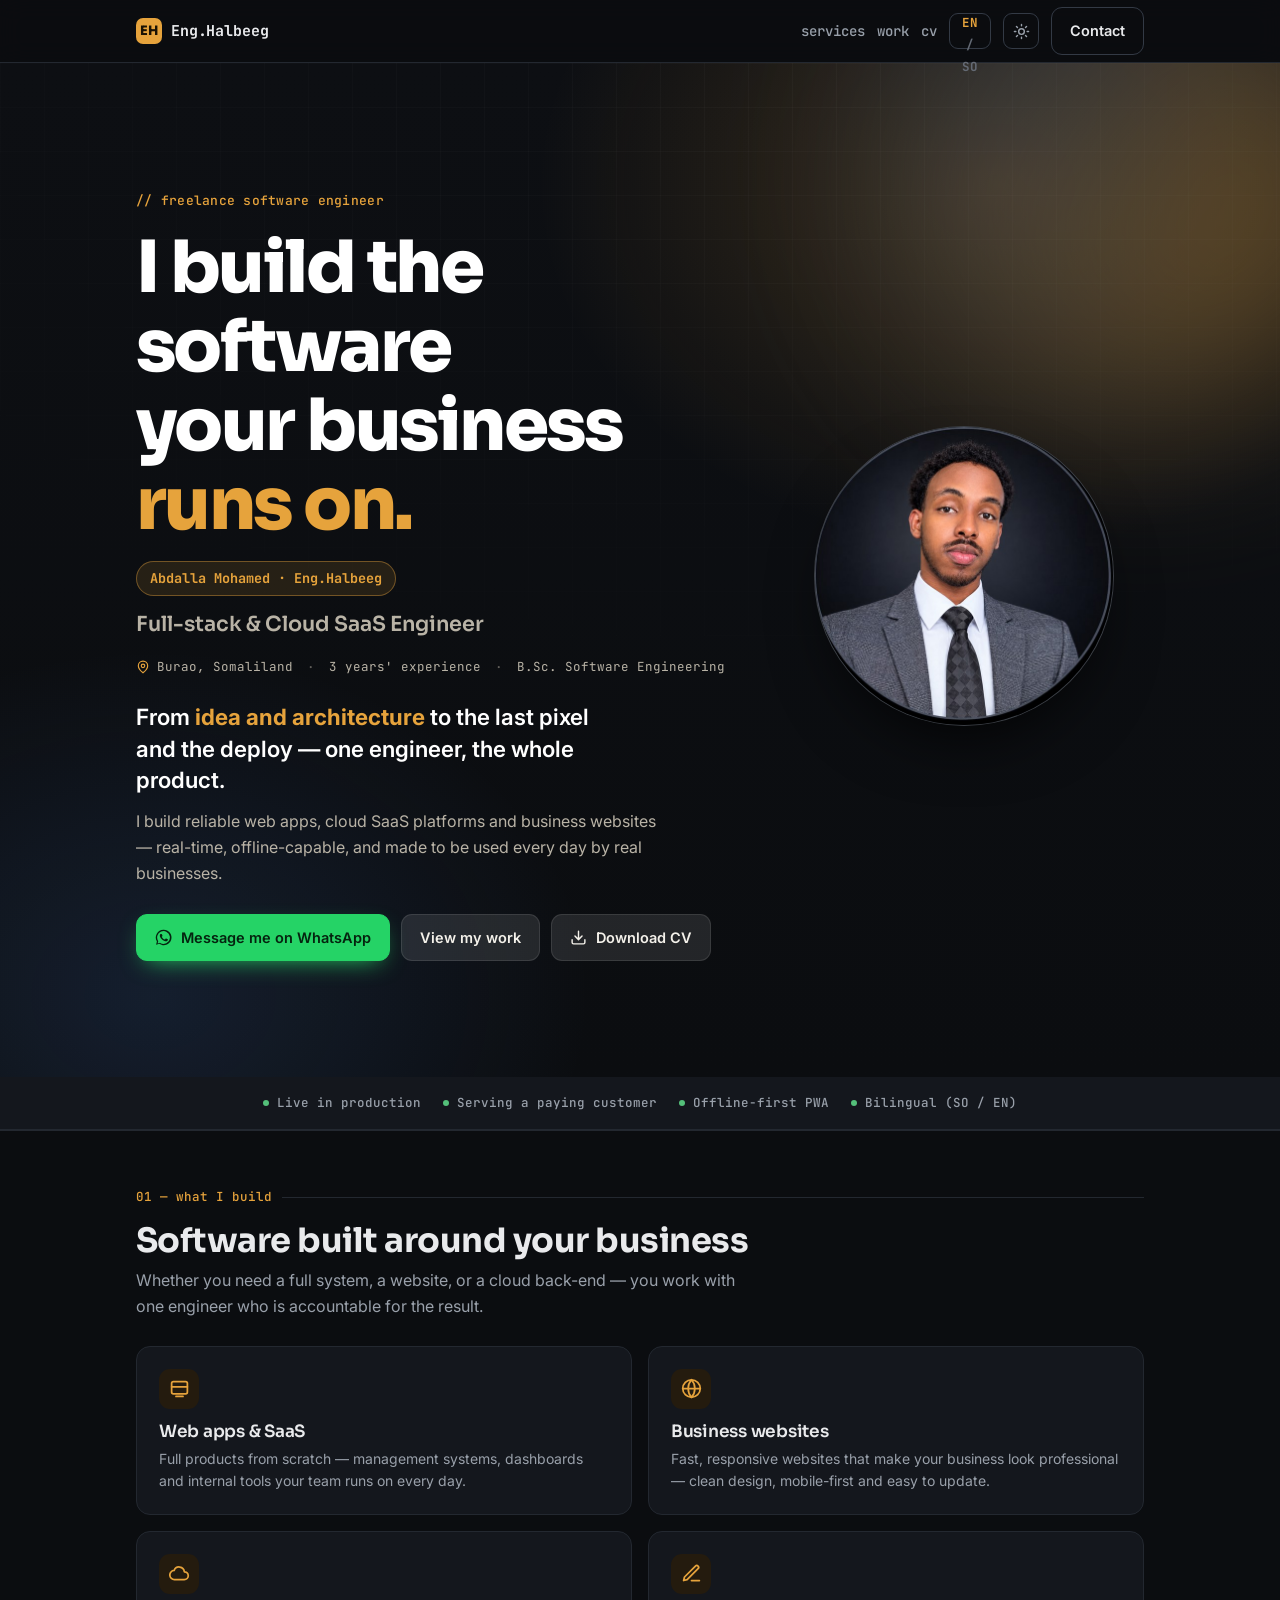
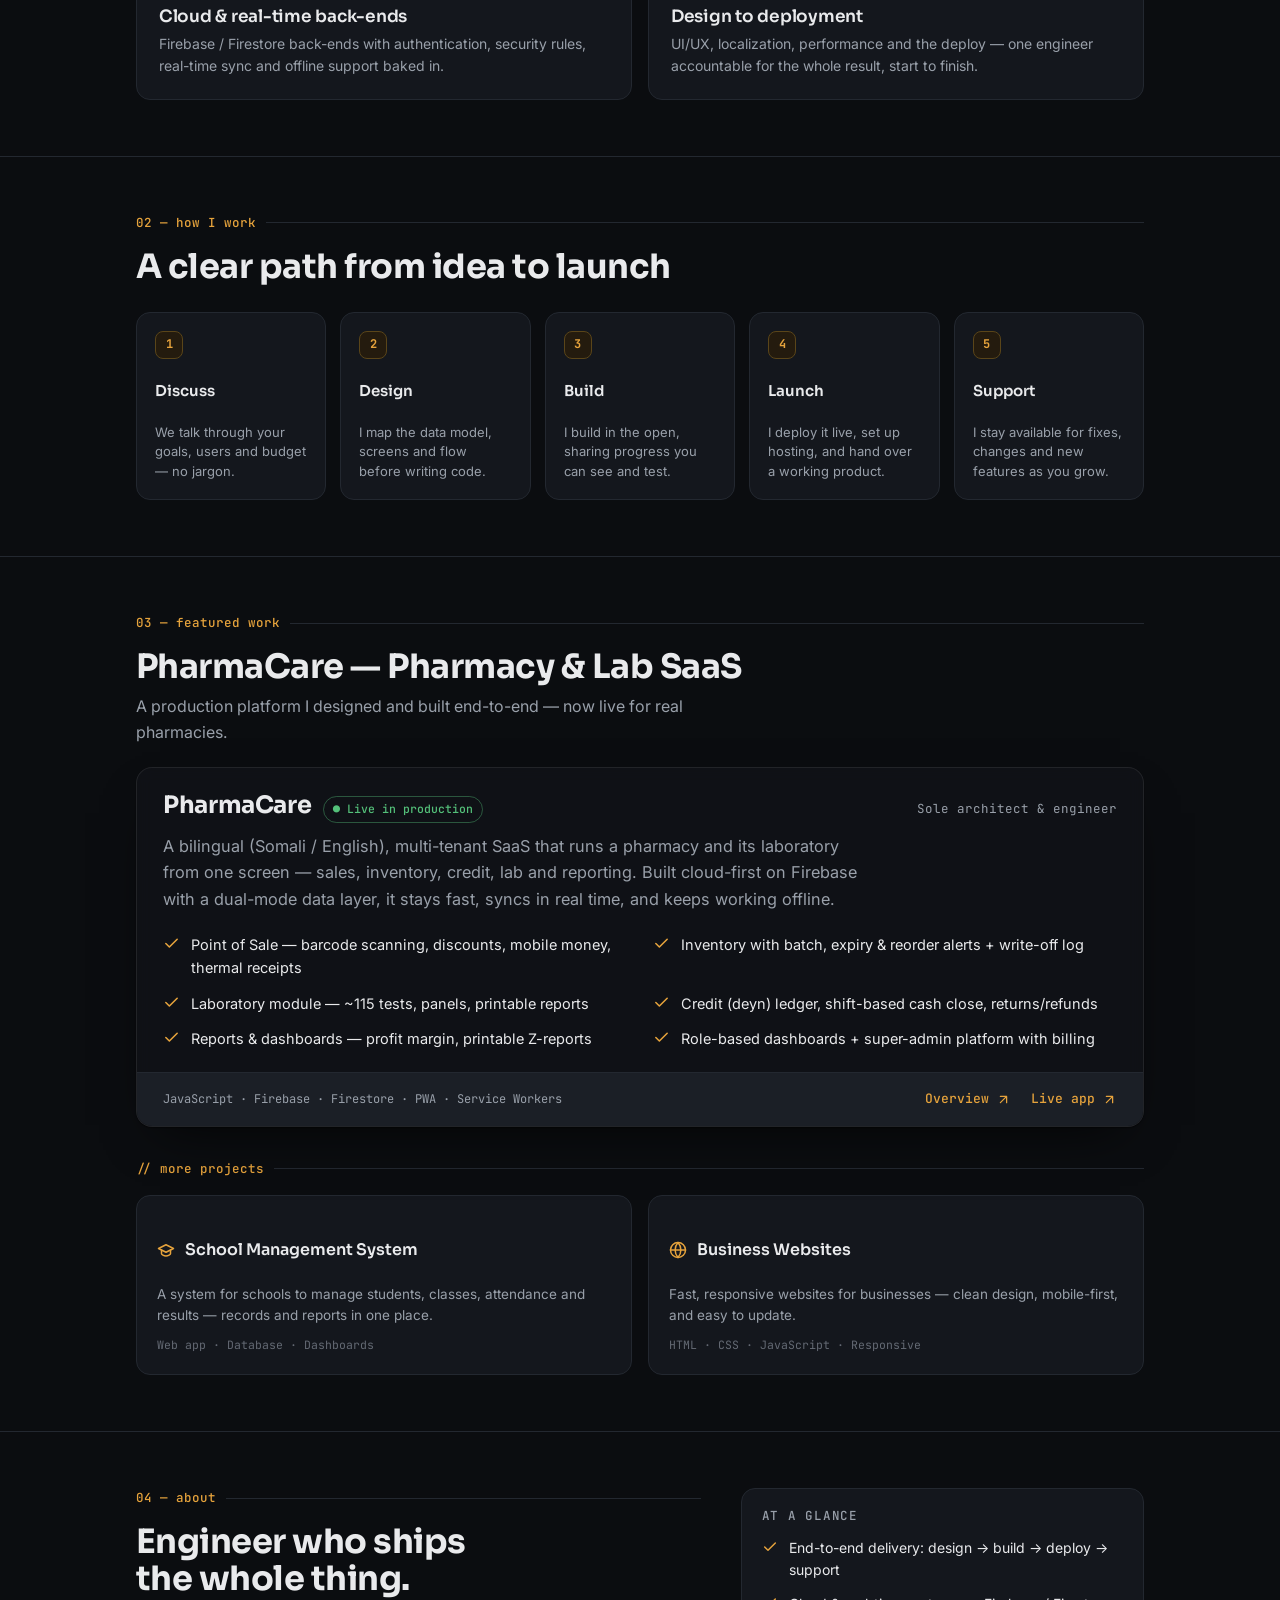
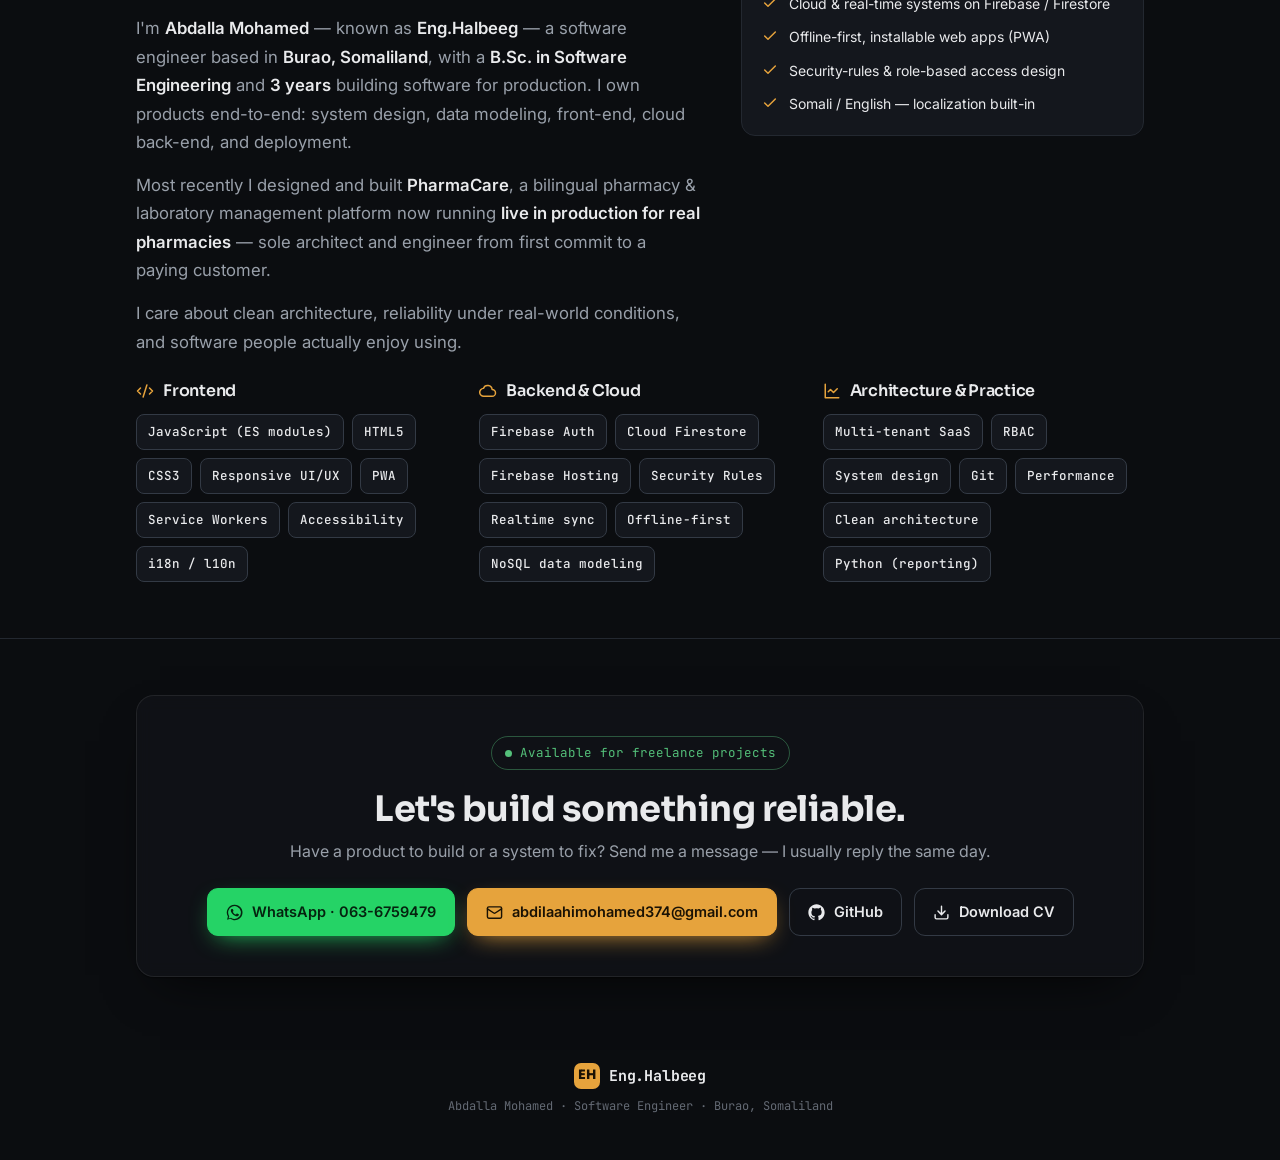
<file: eng/index.html>
<!DOCTYPE html>
<html lang="en" data-theme="dark">
<head>
<meta charset="utf-8">
<meta name="viewport" content="width=device-width, initial-scale=1">
<meta name="theme-color" content="#0b0d10">
<title>Abdalla Mohamed — Eng.Halbeeg · Software Engineer for hire</title>
<meta name="description" content="Abdalla Mohamed (Eng.Halbeeg) — freelance software engineer in Burao, Somaliland. I design and ship production web apps, cloud SaaS and business websites end-to-end. Bilingual Somali / English.">
<meta name="author" content="Abdalla Mohamed">
<link rel="canonical" href="https://enghalbeeg.com/">
<meta property="og:title" content="Abdalla Mohamed — Eng.Halbeeg · Software Engineer">
<meta property="og:description" content="Freelance software engineer. I build the software your business runs on — web apps, cloud SaaS and websites, from idea to deploy.">
<meta property="og:type" content="profile">
<meta property="og:url" content="https://enghalbeeg.com/">
<meta property="og:image" content="https://enghalbeeg.com/photo.jpg">
<meta name="twitter:card" content="summary_large_image">
<meta name="twitter:title" content="Abdalla Mohamed — Eng.Halbeeg · Software Engineer">
<meta name="twitter:description" content="I build the software your business runs on — web apps, cloud SaaS and websites, from idea to deploy.">
<meta name="twitter:image" content="https://enghalbeeg.com/photo.jpg">
<link rel="icon" href="data:image/svg+xml,%3Csvg xmlns='http://www.w3.org/2000/svg' viewBox='0 0 32 32'%3E%3Crect width='32' height='32' rx='8' fill='%230b0d10'/%3E%3Ctext x='16' y='22' font-family='Georgia,serif' font-size='16' font-weight='700' text-anchor='middle' fill='%23e6a33c'%3EEH%3C/text%3E%3C/svg%3E">
<link rel="preconnect" href="https://fonts.googleapis.com">
<link rel="preconnect" href="https://fonts.gstatic.com" crossorigin>
<link rel="stylesheet" href="https://fonts.googleapis.com/css2?family=Sora:wght@500;600;700;800&family=JetBrains+Mono:wght@400;500;700&family=Inter:wght@400;500;600;700&display=swap">
<script type="application/ld+json">
{
  "@context": "https://schema.org",
  "@type": "Person",
  "name": "Abdalla Mohamed",
  "alternateName": "Eng.Halbeeg",
  "jobTitle": "Software Engineer",
  "description": "Freelance full-stack & cloud SaaS engineer building production web applications, cloud back-ends and business websites.",
  "url": "https://enghalbeeg.com/",
  "image": "https://enghalbeeg.com/photo.jpg",
  "email": "mailto:abdilaahimohamed374@gmail.com",
  "sameAs": ["https://github.com/enghalbeeg"],
  "knowsLanguage": ["so", "en"],
  "address": { "@type": "PostalAddress", "addressLocality": "Burao", "addressRegion": "Somaliland" },
  "knowsAbout": ["JavaScript", "Firebase", "Cloud Firestore", "Progressive Web Apps", "Multi-tenant SaaS", "System design"]
}
</script>
<style>
  :root{
    --bg:#f5f5f2; --surface:#ffffff; --surface-2:#eeeeea;
    --ink:#15181d; --muted:#585e68; --faint:#8a909a;
    --line:#e6e5df; --line-2:#d6d5cc;
    --accent:#b26a12; --accent-ink:#8a5210; --accent-bg:#f7ecd9; --accent-line:#e3b160;
    --good:#2f8f4e;
    --hero-ink:#f4f1ea; --hero-muted:#b9b3a6; --hero-line:rgba(255,255,255,.1);
    --glass:rgba(255,255,255,.7); --glass-line:rgba(255,255,255,.5);
    --shadow:0 1px 2px rgba(20,23,28,.05), 0 16px 40px -22px rgba(20,23,28,.28);
    --disp:'Sora',system-ui,sans-serif;
    --mono:'JetBrains Mono',ui-monospace,'SFMono-Regular',Menlo,monospace;
    --body:'Inter',system-ui,-apple-system,'Segoe UI',sans-serif;
    --r:14px; --r-sm:10px;
  }
  @media (prefers-color-scheme:dark){
    :root:not([data-theme="light"]){
      --bg:#0b0d10; --surface:#14171d; --surface-2:#1b1f26;
      --ink:#e9eaec; --muted:#99a0aa; --faint:#646a74;
      --line:#232830; --line-2:#333a45;
      --accent:#e6a33c; --accent-ink:#f0b968; --accent-bg:#241b0e; --accent-line:#5a4519;
      --good:#54c07a;
      --glass:rgba(20,23,29,.55); --glass-line:rgba(255,255,255,.08);
      --shadow:0 1px 2px rgba(0,0,0,.5), 0 22px 50px -24px rgba(0,0,0,.8);
    }
  }
  :root[data-theme="dark"]{
    --bg:#0b0d10; --surface:#14171d; --surface-2:#1b1f26;
    --ink:#e9eaec; --muted:#99a0aa; --faint:#646a74;
    --line:#232830; --line-2:#333a45;
    --accent:#e6a33c; --accent-ink:#f0b968; --accent-bg:#241b0e; --accent-line:#5a4519;
    --good:#54c07a;
    --glass:rgba(20,23,29,.55); --glass-line:rgba(255,255,255,.08);
    --shadow:0 1px 2px rgba(0,0,0,.5), 0 22px 50px -24px rgba(0,0,0,.8);
  }

  *{box-sizing:border-box}
  html{scroll-behavior:smooth}
  body{margin:0;background:var(--bg);color:var(--ink);font-family:var(--body);font-size:16px;line-height:1.6;-webkit-font-smoothing:antialiased;overflow-x:hidden}
  h1,h2,h3{font-family:var(--disp);font-weight:700;line-height:1.1;margin:0;text-wrap:balance;letter-spacing:-.015em}
  p{margin:0}
  a{color:inherit;text-decoration:none}
  svg{display:block}
  .wrap{max-width:1060px;margin:0 auto;padding:0 26px}
  .mono{font-family:var(--mono)}
  .eyebrow{font-family:var(--mono);font-size:12.5px;font-weight:500;color:var(--accent);letter-spacing:.02em}
  :focus-visible{outline:2.5px solid var(--accent);outline-offset:3px;border-radius:4px}

  /* top bar */
  .top{position:sticky;top:0;z-index:30;backdrop-filter:blur(12px);
    background:color-mix(in srgb,var(--bg) 82%,transparent);border-bottom:1px solid var(--line)}
  .top .wrap{display:flex;align-items:center;gap:12px;height:62px}
  .sig{font-family:var(--mono);font-weight:700;font-size:15px;letter-spacing:-.01em;display:flex;align-items:center;gap:9px}
  .sig .sq{width:26px;height:26px;border-radius:7px;display:grid;place-items:center;background:var(--accent);color:#1a1204;font-family:var(--disp);font-weight:800;font-size:13px}
  .top .sp{flex:1}
  .navlink{font-size:14px;font-weight:500;color:var(--muted);font-family:var(--mono)}
  .navlink:hover{color:var(--ink)}
  @media(max-width:720px){.navlink.hide{display:none}}
  .icobtn{width:36px;height:36px;border-radius:9px;border:1px solid var(--line-2);background:transparent;color:var(--muted);
    display:grid;place-items:center;cursor:pointer;transition:color .2s,border-color .2s,background .2s}
  .icobtn:hover{color:var(--ink);border-color:var(--accent)}
  .icobtn svg{width:17px;height:17px}
  .langbtn{width:auto;padding:0 12px;font-family:var(--mono);font-size:12.5px;font-weight:700;gap:5px;letter-spacing:.02em}
  .langbtn .on{color:var(--accent)}
  .langbtn .off{color:var(--faint)}
  .sun{display:none}
  :root[data-theme="dark"] .sun,:root:not([data-theme="light"]) .sun{display:block}
  :root[data-theme="dark"] .moon,:root:not([data-theme="light"]) .moon{display:none}

  .btn{display:inline-flex;align-items:center;gap:9px;font-family:var(--body);font-weight:600;font-size:14.5px;
    padding:11px 18px;border-radius:11px;border:1px solid transparent;cursor:pointer;transition:transform .12s,border-color .2s,background .2s,box-shadow .2s}
  .btn svg{width:17px;height:17px}
  .btn-solid{background:var(--ink);color:var(--bg)}
  .btn-solid:hover{transform:translateY(-2px)}
  .btn-line{background:transparent;color:var(--ink);border-color:var(--line-2)}
  .btn-line:hover{border-color:var(--accent);color:var(--accent)}
  .btn-accent{background:var(--accent);color:#1a1204;border-color:var(--accent);box-shadow:0 8px 24px -10px var(--accent)}
  .btn-accent:hover{transform:translateY(-2px);box-shadow:0 12px 30px -10px var(--accent)}
  .btn-wa{background:#25d366;color:#05230f;border-color:#25d366;box-shadow:0 8px 24px -10px #25d366}
  .btn-wa:hover{transform:translateY(-2px);box-shadow:0 12px 30px -10px #25d366}
  .btn-ghost{background:var(--hero-line);color:var(--hero-ink);border-color:var(--hero-line)}
  .btn-ghost:hover{border-color:var(--accent);color:#fff}

  /* HERO — dark band */
  .hero{position:relative;overflow:hidden;background:#0b0d10;color:var(--hero-ink);isolation:isolate}
  .hero::before{content:"";position:absolute;inset:0;z-index:-2;
    background:
      radial-gradient(60% 60% at 78% 12%, rgba(230,163,60,.20), transparent 60%),
      radial-gradient(55% 55% at 12% 92%, rgba(70,120,200,.16), transparent 62%),
      linear-gradient(180deg,#0d0f13,#0b0d10)}
  .hero::after{content:"";position:absolute;inset:0;z-index:-1;opacity:.5;
    background-image:linear-gradient(rgba(255,255,255,.05) 1px,transparent 1px),linear-gradient(90deg,rgba(255,255,255,.05) 1px,transparent 1px);
    background-size:44px 44px;mask-image:radial-gradient(120% 90% at 60% 0%,#000,transparent 78%)}
  .glow{position:absolute;z-index:-1;width:520px;height:520px;border-radius:50%;filter:blur(90px);opacity:.55;
    background:conic-gradient(from 120deg,rgba(230,163,60,.6),rgba(70,120,200,.35),rgba(230,163,60,.6));
    top:-160px;right:-120px;animation:float 16s ease-in-out infinite}
  @keyframes float{0%,100%{transform:translateY(0) scale(1)}50%{transform:translateY(40px) scale(1.06)}}
  .hero .wrap{position:relative;display:grid;grid-template-columns:1.5fr .9fr;gap:48px;align-items:center;padding:72px 26px 60px}
  @media(max-width:820px){.hero .wrap{grid-template-columns:1fr;gap:32px;padding:52px 26px 48px}}
  .hero .eyebrow{color:var(--accent);font-size:13px}
  .hero h1{font-size:clamp(2.6rem,6.4vw,4.5rem);font-weight:800;margin:16px 0 0;letter-spacing:-.035em;color:#fff}
  .hero h1 .amp{color:var(--accent)}
  .name-row{display:flex;flex-wrap:wrap;align-items:center;gap:12px;margin-top:16px}
  .nick{font-family:var(--mono);font-weight:700;font-size:13.5px;color:var(--accent);
    background:rgba(230,163,60,.12);border:1px solid rgba(230,163,60,.4);padding:6px 13px;border-radius:999px}
  .role{font-family:var(--disp);font-weight:600;font-size:clamp(1.05rem,2.2vw,1.3rem);color:var(--hero-muted)}
  .hero-meta{display:flex;flex-wrap:wrap;gap:8px 14px;margin-top:16px;font-family:var(--mono);font-size:12.5px;color:var(--hero-muted)}
  .hero-meta span{display:inline-flex;align-items:center;gap:7px}
  .hero-meta svg{width:14px;height:14px;color:var(--accent)}
  .hero-meta .divit{opacity:.5}
  .thesis{font-size:clamp(1.15rem,1.8vw,1.4rem);color:#fff;max-width:32ch;margin:24px 0 0;line-height:1.4;font-weight:600}
  .thesis b{color:var(--accent)}
  .sub{color:var(--hero-muted);max-width:52ch;margin:14px 0 0}
  .hero-cta{display:flex;flex-wrap:wrap;gap:11px;margin-top:28px}
  .hero-photo{justify-self:center}
  .avatar{position:relative;width:min(300px,72vw);aspect-ratio:1;border-radius:50%;overflow:hidden;
    border:1px solid rgba(255,255,255,.14);background:#1b1f26;box-shadow:0 30px 70px -30px #000;display:grid;place-items:center}
  .avatar img{position:absolute;inset:0;width:100%;height:100%;object-fit:cover}
  .avatar-fb{font-family:var(--mono);font-weight:800;font-size:66px;color:var(--accent);opacity:.55}
  .avatar-ring{position:absolute;inset:-10px;border-radius:50%;box-shadow:0 0 0 1px rgba(230,163,60,.4);pointer-events:none}

  /* proof strip */
  .proof{border-bottom:1px solid var(--line);background:var(--surface)}
  .proof .wrap{display:flex;flex-wrap:wrap;gap:10px 22px;padding:16px 26px;align-items:center;justify-content:center}
  .proof .p{font-family:var(--mono);font-size:12.5px;font-weight:500;color:var(--muted);display:flex;align-items:center;gap:8px}
  .proof .p::before{content:"";width:6px;height:6px;border-radius:50%;background:var(--good)}

  section{padding:56px 0;border-top:1px solid var(--line)}
  section:first-of-type{border-top:none}
  .sec-label{font-family:var(--mono);font-size:12.5px;color:var(--accent);font-weight:500;margin-bottom:16px;display:flex;align-items:center;gap:10px}
  .sec-label::after{content:"";flex:1;height:1px;background:var(--line)}
  .sec-h{font-size:clamp(1.5rem,3vw,2.1rem);font-weight:700;margin-bottom:8px}
  .sec-sub{color:var(--muted);max-width:60ch;margin:8px 0 0}

  /* services */
  .svc-grid{display:grid;grid-template-columns:repeat(2,1fr);gap:16px;margin-top:26px}
  @media(max-width:720px){.svc-grid{grid-template-columns:1fr}}
  .svc{border:1px solid var(--line);border-radius:var(--r);background:var(--surface);padding:22px;transition:transform .15s,border-color .2s,box-shadow .2s}
  .svc:hover{transform:translateY(-3px);border-color:var(--accent-line);box-shadow:var(--shadow)}
  .svc .ic{width:40px;height:40px;border-radius:11px;background:var(--accent-bg);color:var(--accent);display:grid;place-items:center;margin-bottom:14px}
  .svc .ic svg{width:21px;height:21px}
  .svc h3{font-family:var(--disp);font-size:17px;font-weight:600}
  .svc p{color:var(--muted);font-size:14px;margin-top:7px;line-height:1.55}

  /* process */
  .steps{display:grid;grid-template-columns:repeat(5,1fr);gap:14px;margin-top:26px}
  @media(max-width:820px){.steps{grid-template-columns:repeat(2,1fr)}}
  @media(max-width:460px){.steps{grid-template-columns:1fr}}
  .step{border:1px solid var(--line);border-radius:var(--r);background:var(--surface);padding:18px;position:relative}
  .step .n{font-family:var(--mono);font-size:12px;font-weight:700;color:var(--accent);border:1px solid var(--accent-line);
    background:var(--accent-bg);width:28px;height:28px;border-radius:8px;display:grid;place-items:center;margin-bottom:12px}
  .step h4{font-family:var(--disp);font-size:15px;font-weight:600}
  .step p{color:var(--muted);font-size:13px;margin-top:6px;line-height:1.5}

  /* featured project */
  .proj{border:1px solid var(--glass-line);border-radius:16px;background:var(--glass);backdrop-filter:blur(8px);overflow:hidden;box-shadow:var(--shadow)}
  .proj-top{padding:24px 26px 4px;display:flex;flex-wrap:wrap;align-items:baseline;gap:12px}
  .proj-top h3{font-size:1.5rem;font-weight:700}
  .proj-top .tag{font-family:var(--mono);font-size:11.5px;color:var(--good);border:1px solid color-mix(in srgb,var(--good) 40%,transparent);
    padding:3px 9px;border-radius:999px;font-weight:500}
  .proj-top .role-t{font-family:var(--mono);font-size:12.5px;color:var(--muted);margin-left:auto}
  .proj-body{padding:6px 26px 22px}
  .proj-body > p{color:var(--muted);font-size:1.02rem;line-height:1.65;max-width:70ch}
  .hl{list-style:none;margin:20px 0 0;padding:0;display:grid;grid-template-columns:1fr 1fr;gap:12px 26px}
  @media(max-width:620px){.hl{grid-template-columns:1fr}}
  .hl li{display:flex;gap:11px;font-size:14.5px;color:var(--ink)}
  .hl li svg{width:17px;height:17px;color:var(--accent);flex:none;margin-top:2px}
  .proj-foot{display:flex;flex-wrap:wrap;align-items:center;gap:10px 20px;padding:16px 26px;border-top:1px solid var(--line);background:var(--surface-2)}
  .proj-foot .stack{font-family:var(--mono);font-size:12px;color:var(--muted)}
  .proj-foot .sp{flex:1}
  .proj-foot a{font-family:var(--mono);font-size:13px;font-weight:500;color:var(--accent);display:inline-flex;align-items:center;gap:7px}
  .proj-foot a svg{width:15px;height:15px}
  .proj-foot a:hover{text-decoration:underline}
  .other-grid{display:grid;grid-template-columns:1fr 1fr;gap:16px;margin-top:16px}
  @media(max-width:680px){.other-grid{grid-template-columns:1fr}}
  .op{border:1px solid var(--line);border-radius:var(--r);background:var(--surface);padding:20px}
  .op h4{font-family:var(--disp);font-size:16px;font-weight:600;display:flex;align-items:center;gap:10px}
  .op h4 svg{width:18px;height:18px;color:var(--accent)}
  .op p{color:var(--muted);font-size:13.5px;margin-top:7px;line-height:1.55}
  .op .stack{font-family:var(--mono);font-size:11.5px;color:var(--faint);margin-top:10px}

  /* about */
  .about-grid{display:grid;grid-template-columns:1.4fr 1fr;gap:40px;align-items:start}
  @media(max-width:760px){.about-grid{grid-template-columns:1fr;gap:26px}}
  .about p{color:var(--muted);font-size:1.05rem;line-height:1.7}
  .about p + p{margin-top:14px}
  .about strong{color:var(--ink);font-weight:600}
  .aside{border:1px solid var(--line);border-radius:var(--r);background:var(--surface);padding:20px}
  .aside h3{font-family:var(--mono);font-size:12.5px;color:var(--muted);font-weight:500;margin-bottom:14px;text-transform:uppercase;letter-spacing:.06em}
  .aside ul{list-style:none;margin:0;padding:0;display:flex;flex-direction:column;gap:11px}
  .aside li{display:flex;gap:11px;align-items:flex-start;font-size:14px}
  .aside li svg{width:16px;height:16px;color:var(--accent);flex:none;margin-top:2px}
  .skill-groups{display:grid;grid-template-columns:repeat(3,1fr);gap:22px;margin-top:26px}
  @media(max-width:760px){.skill-groups{grid-template-columns:1fr;gap:20px}}
  .sg h3{font-family:var(--disp);font-size:16px;font-weight:600;margin-bottom:14px;display:flex;align-items:center;gap:9px}
  .sg h3 svg{width:18px;height:18px;color:var(--accent)}
  .chips{display:flex;flex-wrap:wrap;gap:8px}
  .chip{font-family:var(--mono);font-size:12.5px;font-weight:500;color:var(--ink);
    background:var(--surface);border:1px solid var(--line-2);padding:7px 11px;border-radius:8px}

  /* contact */
  .contact .card{border:1px solid var(--glass-line);border-radius:18px;background:var(--glass);backdrop-filter:blur(8px);padding:40px 36px;text-align:center;box-shadow:var(--shadow)}
  .contact h2{font-size:clamp(1.6rem,3.2vw,2.2rem);font-weight:700}
  .contact p{color:var(--muted);margin-top:10px}
  .avail{display:inline-flex;align-items:center;gap:8px;font-family:var(--mono);font-size:12.5px;color:var(--good);
    border:1px solid color-mix(in srgb,var(--good) 40%,transparent);padding:6px 13px;border-radius:999px;margin-bottom:20px}
  .avail::before{content:"";width:7px;height:7px;border-radius:50%;background:var(--good);box-shadow:0 0 0 0 var(--good);animation:pulse 2.4s infinite}
  @keyframes pulse{0%{box-shadow:0 0 0 0 rgba(84,192,122,.5)}70%{box-shadow:0 0 0 8px transparent}100%{box-shadow:0 0 0 0 transparent}}
  .contact-row{display:flex;flex-wrap:wrap;gap:12px;justify-content:center;margin-top:24px}
  .contact-row .btn span{min-width:0;overflow-wrap:anywhere}

  footer{padding:30px 0 44px;text-align:center}
  footer .sig{justify-content:center;margin-bottom:8px}
  footer p{font-family:var(--mono);font-size:12px;color:var(--faint)}

  @media (prefers-reduced-motion:reduce){*{animation:none!important;transition:none!important;scroll-behavior:auto!important}}
</style>
</head>
<body>

<header class="top">
  <div class="wrap">
    <a class="sig" href="#top"><span class="sq">EH</span> Eng.Halbeeg</a>
    <span class="sp"></span>
    <a class="navlink hide" href="#services" data-en="services" data-so="adeegyada">services</a>
    <a class="navlink hide" href="#work" data-en="work" data-so="shaqada">work</a>
    <a class="navlink hide" href="Abdalla-Mohamed-CV.pdf" download data-en="cv" data-so="cv">cv</a>
    <button class="icobtn langbtn" id="langBtn" aria-label="Switch language / Beddel luqadda">
      <span class="en on">EN</span><span class="off">/</span><span class="so off">SO</span>
    </button>
    <button class="icobtn" id="themeBtn" aria-label="Toggle theme / Beddel muuqaalka" aria-pressed="false">
      <svg class="sun" viewBox="0 0 24 24" fill="none" stroke="currentColor" stroke-width="2" stroke-linecap="round" stroke-linejoin="round"><circle cx="12" cy="12" r="4"/><path d="M12 2v2M12 20v2M4.9 4.9l1.4 1.4M17.7 17.7l1.4 1.4M2 12h2M20 12h2M4.9 19.1l1.4-1.4M17.7 6.3l1.4-1.4"/></svg>
      <svg class="moon" viewBox="0 0 24 24" fill="none" stroke="currentColor" stroke-width="2" stroke-linecap="round" stroke-linejoin="round"><path d="M12 3a6 6 0 0 0 9 9 9 9 0 1 1-9-9Z"/></svg>
    </button>
    <a class="btn btn-line" href="#contact" data-en="Contact" data-so="La xiriir">Contact</a>
  </div>
</header>

<section class="hero" id="top">
  <span class="glow"></span>
  <div class="wrap">
    <div class="hero-text">
      <div class="eyebrow" data-en="// freelance software engineer" data-so="// injineer software oo freelance ah">// freelance software engineer</div>
      <h1 data-html-en="I build the software your business <span class='amp'>runs on.</span>" data-html-so="Waxaan dhisaa software-ka <span class='amp'>ganacsigaagu ku shaqeeyo.</span>">I build the software your business <span class="amp">runs on.</span></h1>
      <div class="name-row">
        <span class="nick">Abdalla Mohamed · Eng.Halbeeg</span>
        <span class="role" data-en="Full-stack &amp; Cloud SaaS Engineer" data-so="Injineer Full-stack &amp; Cloud SaaS">Full-stack &amp; Cloud SaaS Engineer</span>
      </div>
      <div class="hero-meta">
        <span><svg viewBox="0 0 24 24" fill="none" stroke="currentColor" stroke-width="2" stroke-linecap="round" stroke-linejoin="round"><path d="M20 10c0 6-8 12-8 12s-8-6-8-12a8 8 0 0 1 16 0Z"/><circle cx="12" cy="10" r="3"/></svg>Burao, Somaliland</span>
        <span class="divit">·</span>
        <span data-en="3 years' experience" data-so="3 sano oo khibrad ah">3 years' experience</span>
        <span class="divit">·</span>
        <span data-en="B.Sc. Software Engineering" data-so="B.Sc. Software Engineering">B.Sc. Software Engineering</span>
      </div>
      <p class="thesis" data-html-en="From <b>idea and architecture</b> to the last pixel and the deploy — one engineer, the whole product." data-html-so="Laga bilaabo <b>fikradda iyo naqshadda</b> ilaa pixel-ka ugu dambeeya iyo deployment-ka — hal injineer, alaabta oo dhan.">From <b>idea and architecture</b> to the last pixel and the deploy — one engineer, the whole product.</p>
      <p class="sub" data-en="I build reliable web apps, cloud SaaS platforms and business websites — real-time, offline-capable, and made to be used every day by real businesses." data-so="Waxaan dhisaa web apps la isku halleyn karo, cloud SaaS, iyo websites ganacsi — waqti-dhab ah, offline shaqeeya, oo loogu talagalay ganacsiyada dhabta ah maalin kasta.">I build reliable web apps, cloud SaaS platforms and business websites — real-time, offline-capable, and made to be used every day by real businesses.</p>
      <div class="hero-cta">
        <a class="btn btn-wa" href="https://wa.me/252636759479?text=Asalaamu%20calaykum%20Abdalla%2C%20waxaan%20jeclaan%20lahaa%20inaan%20kaala%20hadlo%20mashruuc." target="_blank" rel="noopener">
          <svg viewBox="0 0 24 24" fill="currentColor"><path d="M17.5 14.4c-.3-.2-1.7-.8-2-.9-.3-.1-.5-.2-.6.2-.2.3-.7.8-.8 1-.2.2-.3.2-.6.1-.3-.2-1.2-.5-2.3-1.4-.9-.8-1.4-1.7-1.6-2-.2-.3 0-.5.1-.6l.5-.5c.1-.2.2-.3.3-.5 0-.2 0-.4 0-.5 0-.2-.6-1.5-.9-2-.2-.5-.4-.4-.6-.4h-.5c-.2 0-.5.1-.7.3-.3.3-1 1-1 2.3 0 1.4 1 2.7 1.1 2.9.2.2 2 3 4.8 4.2.7.3 1.2.5 1.6.6.7.2 1.3.2 1.8.1.5-.1 1.7-.7 1.9-1.4.2-.7.2-1.2.2-1.4-.1-.1-.3-.2-.6-.3M12 21a9 9 0 0 1-4.6-1.3l-.3-.2-3.4.9.9-3.3-.2-.3A9 9 0 1 1 12 21m0-19.9a10.9 10.9 0 0 0-9.3 16.5l-1.2 4.5 4.6-1.2A10.9 10.9 0 1 0 12 1.1"/></svg>
          <span data-en="Message me on WhatsApp" data-so="WhatsApp iigu soo dir">Message me on WhatsApp</span>
        </a>
        <a class="btn btn-ghost" href="#work" data-en="View my work" data-so="Eeg shaqadayda">View my work</a>
        <a class="btn btn-ghost" href="Abdalla-Mohamed-CV.pdf" download aria-label="Download CV (PDF)">
          <svg viewBox="0 0 24 24" fill="none" stroke="currentColor" stroke-width="2" stroke-linecap="round" stroke-linejoin="round"><path d="M21 15v4a2 2 0 0 1-2 2H5a2 2 0 0 1-2-2v-4M7 10l5 5 5-5M12 15V3"/></svg>
          <span data-en="Download CV" data-so="Soo deji CV">Download CV</span>
        </a>
      </div>
    </div>
    <div class="hero-photo">
      <div class="avatar">
        <span class="avatar-fb">EH</span>
        <img src="photo.jpg?v=2" alt="Abdalla Mohamed — Eng.Halbeeg" loading="eager" onerror="this.remove()">
        <span class="avatar-ring"></span>
      </div>
    </div>
  </div>
</section>

<div class="proof">
  <div class="wrap">
    <span class="p" data-en="Live in production" data-so="Wax-soo-saar dhab ah">Live in production</span>
    <span class="p" data-en="Serving a paying customer" data-so="U adeegaya macmiil bixiya">Serving a paying customer</span>
    <span class="p" data-en="Offline-first PWA" data-so="Offline-first PWA">Offline-first PWA</span>
    <span class="p" data-en="Bilingual (SO / EN)" data-so="Laba luqadood (SO / EN)">Bilingual (SO / EN)</span>
  </div>
</div>

<section id="services">
  <div class="wrap">
    <div class="sec-label" data-en="01 — what I build" data-so="01 — waxaan dhiso">01 — what I build</div>
    <h2 class="sec-h" data-en="Software built around your business" data-so="Software lagu dhisay ganacsigaaga">Software built around your business</h2>
    <p class="sec-sub" data-en="Whether you need a full system, a website, or a cloud back-end — you work with one engineer who is accountable for the result." data-so="Haddii aad u baahan tahay nidaam dhamaystiran, website, ama cloud back-end — waxaad la shaqeynaysaa hal injineer oo mas'uul ka ah natiijada.">Whether you need a full system, a website, or a cloud back-end — you work with one engineer who is accountable for the result.</p>
    <div class="svc-grid">
      <div class="svc">
        <div class="ic"><svg viewBox="0 0 24 24" fill="none" stroke="currentColor" stroke-width="2" stroke-linecap="round" stroke-linejoin="round"><rect width="18" height="14" x="3" y="4" rx="2"/><path d="M3 10h18M8 21h8"/></svg></div>
        <h3 data-en="Web apps &amp; SaaS" data-so="Web apps &amp; SaaS">Web apps &amp; SaaS</h3>
        <p data-en="Full products from scratch — management systems, dashboards and internal tools your team runs on every day." data-so="Alaab dhamaystiran oo aan xagga hoose ka dhiso — nidaamyo maamul, dashboards, iyo qalab gudaha oo shaqaalahaagu maalin kasta isticmaalo.">Full products from scratch — management systems, dashboards and internal tools your team runs on every day.</p>
      </div>
      <div class="svc">
        <div class="ic"><svg viewBox="0 0 24 24" fill="none" stroke="currentColor" stroke-width="2" stroke-linecap="round" stroke-linejoin="round"><circle cx="12" cy="12" r="10"/><path d="M2 12h20M12 2a15 15 0 0 1 0 20 15 15 0 0 1 0-20Z"/></svg></div>
        <h3 data-en="Business websites" data-so="Websites ganacsi">Business websites</h3>
        <p data-en="Fast, responsive websites that make your business look professional — clean design, mobile-first and easy to update." data-so="Websites dhaqso ah oo mobile-ku shaqeeyo oo ganacsigaaga muuqaal xirfadeed siiya — naqshad nadiif ah oo fudud in la cusboonaysiiyo.">Fast, responsive websites that make your business look professional — clean design, mobile-first and easy to update.</p>
      </div>
      <div class="svc">
        <div class="ic"><svg viewBox="0 0 24 24" fill="none" stroke="currentColor" stroke-width="2" stroke-linecap="round" stroke-linejoin="round"><path d="M17.5 19a4.5 4.5 0 0 0 0-9 6 6 0 0 0-11.6-1.5A4.5 4.5 0 0 0 6.5 19Z"/></svg></div>
        <h3 data-en="Cloud &amp; real-time back-ends" data-so="Cloud &amp; real-time back-ends">Cloud &amp; real-time back-ends</h3>
        <p data-en="Firebase / Firestore back-ends with authentication, security rules, real-time sync and offline support baked in." data-so="Firebase / Firestore back-ends leh gelitaan (auth), xeerar amni, is-waafajin waqti-dhab ah, iyo taageero offline.">Firebase / Firestore back-ends with authentication, security rules, real-time sync and offline support baked in.</p>
      </div>
      <div class="svc">
        <div class="ic"><svg viewBox="0 0 24 24" fill="none" stroke="currentColor" stroke-width="2" stroke-linecap="round" stroke-linejoin="round"><path d="M12 20h9M16.5 3.5a2.12 2.12 0 0 1 3 3L7 19l-4 1 1-4Z"/></svg></div>
        <h3 data-en="Design to deployment" data-so="Naqshad ilaa deployment">Design to deployment</h3>
        <p data-en="UI/UX, localization, performance and the deploy — one engineer accountable for the whole result, start to finish." data-so="UI/UX, tarjumaad, waxqabad, iyo deployment-ka — hal injineer oo mas'uul ka ah natiijada oo dhan, bilow ilaa dhammaad.">UI/UX, localization, performance and the deploy — one engineer accountable for the whole result, start to finish.</p>
      </div>
    </div>
  </div>
</section>

<section id="process">
  <div class="wrap">
    <div class="sec-label" data-en="02 — how I work" data-so="02 — sidaan u shaqeeyo">02 — how I work</div>
    <h2 class="sec-h" data-en="A clear path from idea to launch" data-so="Jid cad oo laga bilaabo fikrad ilaa furitaan">A clear path from idea to launch</h2>
    <div class="steps">
      <div class="step"><div class="n">1</div><h4 data-en="Discuss" data-so="Wada-hadal">Discuss</h4><p data-en="We talk through your goals, users and budget — no jargon." data-so="Waxaan ka wada hadalnaa yoolashaada, isticmaalayaasha iyo miisaaniyadda — af fudud.">We talk through your goals, users and budget — no jargon.</p></div>
      <div class="step"><div class="n">2</div><h4 data-en="Design" data-so="Naqshad">Design</h4><p data-en="I map the data model, screens and flow before writing code." data-so="Waxaan sameeyaa qaab-dhismeedka xogta, shaashadaha iyo socodka ka hor code-ka.">I map the data model, screens and flow before writing code.</p></div>
      <div class="step"><div class="n">3</div><h4 data-en="Build" data-so="Dhis">Build</h4><p data-en="I build in the open, sharing progress you can see and test." data-so="Waxaan si furan u dhisaa, anigoo ku wadaaga horumar aad aragto oo tijaabin karto.">I build in the open, sharing progress you can see and test.</p></div>
      <div class="step"><div class="n">4</div><h4 data-en="Launch" data-so="Furitaan">Launch</h4><p data-en="I deploy it live, set up hosting, and hand over a working product." data-so="Waxaan online dhigaa, dejiyaa hosting-ka, oo ku wareejiyaa alaab shaqeysa.">I deploy it live, set up hosting, and hand over a working product.</p></div>
      <div class="step"><div class="n">5</div><h4 data-en="Support" data-so="Taageero">Support</h4><p data-en="I stay available for fixes, changes and new features as you grow." data-so="Waxaan diyaar u ahaanayaa hagaajin, isbeddel iyo astaamo cusub markaad korto.">I stay available for fixes, changes and new features as you grow.</p></div>
    </div>
  </div>
</section>

<section id="work">
  <div class="wrap">
    <div class="sec-label" data-en="03 — featured work" data-so="03 — shaqo la doortay">03 — featured work</div>
    <h2 class="sec-h">PharmaCare — Pharmacy &amp; Lab SaaS</h2>
    <p class="sec-sub" data-en="A production platform I designed and built end-to-end — now live for real pharmacies." data-so="Nidaam wax-soo-saar ah oo aan naqshadeeyay kana dhisay bilow ilaa dhammaad — hadda u shaqeeya farmasiyo dhab ah.">A production platform I designed and built end-to-end — now live for real pharmacies.</p>
    <div class="proj" style="margin-top:22px">
      <div class="proj-top">
        <h3>PharmaCare</h3>
        <span class="tag" data-en="● Live in production" data-so="● Wax-soo-saar dhab ah">● Live in production</span>
        <span class="role-t" data-en="Sole architect &amp; engineer" data-so="Naqshadeeye &amp; injineer kaliya">Sole architect &amp; engineer</span>
      </div>
      <div class="proj-body">
        <p data-en="A bilingual (Somali / English), multi-tenant SaaS that runs a pharmacy and its laboratory from one screen — sales, inventory, credit, lab and reporting. Built cloud-first on Firebase with a dual-mode data layer, it stays fast, syncs in real time, and keeps working offline." data-so="SaaS laba-luqadood ah (Soomaali / Ingiriis), multi-tenant ah oo farmasi iyo laboratoolkiisa hal shaashad ka maamula — iib, bakhaar, deyn, lab, iyo warbixin. Waxaa lagu dhisay cloud-first Firebase leh data layer laba-hab ah, wuu dhaqso badan yahay, waqti-dhab u sync gareeya, offlinena wuu shaqeeyaa.">A bilingual (Somali / English), multi-tenant SaaS that runs a pharmacy and its laboratory from one screen — sales, inventory, credit, lab and reporting. Built cloud-first on Firebase with a dual-mode data layer, it stays fast, syncs in real time, and keeps working offline.</p>
        <ul class="hl">
          <li><svg viewBox="0 0 24 24" fill="none" stroke="currentColor" stroke-width="2.2" stroke-linecap="round" stroke-linejoin="round"><path d="M20 6 9 17l-5-5"/></svg><span data-en="Point of Sale — barcode scanning, discounts, mobile money, thermal receipts" data-so="Point of Sale — barcode, qiimo-dhimis, mobile money, rasiidh thermal">Point of Sale — barcode scanning, discounts, mobile money, thermal receipts</span></li>
          <li><svg viewBox="0 0 24 24" fill="none" stroke="currentColor" stroke-width="2.2" stroke-linecap="round" stroke-linejoin="round"><path d="M20 6 9 17l-5-5"/></svg><span data-en="Inventory with batch, expiry &amp; reorder alerts + write-off log" data-so="Bakhaar leh batch, dhicitaan &amp; digniin dib-u-dalab + diiwaan luminta">Inventory with batch, expiry &amp; reorder alerts + write-off log</span></li>
          <li><svg viewBox="0 0 24 24" fill="none" stroke="currentColor" stroke-width="2.2" stroke-linecap="round" stroke-linejoin="round"><path d="M20 6 9 17l-5-5"/></svg><span data-en="Laboratory module — ~115 tests, panels, printable reports" data-so="Qayb laboratoolka — ~115 baaritaan, panels, warbixino la daabici karo">Laboratory module — ~115 tests, panels, printable reports</span></li>
          <li><svg viewBox="0 0 24 24" fill="none" stroke="currentColor" stroke-width="2.2" stroke-linecap="round" stroke-linejoin="round"><path d="M20 6 9 17l-5-5"/></svg><span data-en="Credit (deyn) ledger, shift-based cash close, returns/refunds" data-so="Diiwaanka deynta, xidhitaan lacageed oo shift ku saleysan, celin/soo-celin">Credit (deyn) ledger, shift-based cash close, returns/refunds</span></li>
          <li><svg viewBox="0 0 24 24" fill="none" stroke="currentColor" stroke-width="2.2" stroke-linecap="round" stroke-linejoin="round"><path d="M20 6 9 17l-5-5"/></svg><span data-en="Reports &amp; dashboards — profit margin, printable Z-reports" data-so="Warbixino &amp; dashboards — faa'iido, Z-reports la daabici karo">Reports &amp; dashboards — profit margin, printable Z-reports</span></li>
          <li><svg viewBox="0 0 24 24" fill="none" stroke="currentColor" stroke-width="2.2" stroke-linecap="round" stroke-linejoin="round"><path d="M20 6 9 17l-5-5"/></svg><span data-en="Role-based dashboards + super-admin platform with billing" data-so="Dashboards door-ku-saleysan + super-admin platform leh billing">Role-based dashboards + super-admin platform with billing</span></li>
        </ul>
      </div>
      <div class="proj-foot">
        <span class="stack">JavaScript · Firebase · Firestore · PWA · Service Workers</span>
        <span class="sp"></span>
        <a href="https://pharmency-management-system.web.app/promo/" target="_blank" rel="noopener">
          <span data-en="Overview" data-so="Guudmar">Overview</span> <svg viewBox="0 0 24 24" fill="none" stroke="currentColor" stroke-width="2" stroke-linecap="round" stroke-linejoin="round"><path d="M7 17 17 7M7 7h10v10"/></svg>
        </a>
        <a href="https://pharmency-management-system.web.app" target="_blank" rel="noopener">
          <span data-en="Live app" data-so="App-ka tooska">Live app</span> <svg viewBox="0 0 24 24" fill="none" stroke="currentColor" stroke-width="2" stroke-linecap="round" stroke-linejoin="round"><path d="M7 17 17 7M7 7h10v10"/></svg>
        </a>
      </div>
    </div>

    <div class="sec-label" style="margin-top:32px" data-en="// more projects" data-so="// mashaariic kale">// more projects</div>
    <div class="other-grid">
      <div class="op">
        <h4><svg viewBox="0 0 24 24" fill="none" stroke="currentColor" stroke-width="2" stroke-linecap="round" stroke-linejoin="round"><path d="M22 10 12 5 2 10l10 5 10-5Z"/><path d="M6 12v5c0 1 3 3 6 3s6-2 6-3v-5"/></svg> <span data-en="School Management System" data-so="Nidaamka Maamulka Iskuulka">School Management System</span></h4>
        <p data-en="A system for schools to manage students, classes, attendance and results — records and reports in one place." data-so="Nidaam iskuuladu ku maamulaan ardayda, fasallada, xaadiris iyo natiijooyinka — diiwaan iyo warbixino hal meel.">A system for schools to manage students, classes, attendance and results — records and reports in one place.</p>
        <div class="stack">Web app · Database · Dashboards</div>
      </div>
      <div class="op">
        <h4><svg viewBox="0 0 24 24" fill="none" stroke="currentColor" stroke-width="2" stroke-linecap="round" stroke-linejoin="round"><circle cx="12" cy="12" r="10"/><path d="M2 12h20M12 2a15 15 0 0 1 0 20 15 15 0 0 1 0-20Z"/></svg> <span data-en="Business Websites" data-so="Websites Ganacsi">Business Websites</span></h4>
        <p data-en="Fast, responsive websites for businesses — clean design, mobile-first, and easy to update." data-so="Websites dhaqso ah oo ganacsiyada u sameeyo — naqshad nadiif ah, mobile-first, oo fudud in la cusboonaysiiyo.">Fast, responsive websites for businesses — clean design, mobile-first, and easy to update.</p>
        <div class="stack">HTML · CSS · JavaScript · Responsive</div>
      </div>
    </div>
  </div>
</section>

<section id="about">
  <div class="wrap">
    <div class="about-grid">
      <div class="about">
        <div class="sec-label" data-en="04 — about" data-so="04 — waxa iga saabsan">04 — about</div>
        <h2 class="sec-h" data-en="Engineer who ships the whole thing." data-so="Injineer soo saara wax-kasta oo dhan.">Engineer who ships the whole thing.</h2>
        <p style="margin-top:16px" data-html-en="I'm <strong>Abdalla Mohamed</strong> — known as <strong>Eng.Halbeeg</strong> — a software engineer based in <strong>Burao, Somaliland</strong>, with a <strong>B.Sc. in Software Engineering</strong> and <strong>3 years</strong> building software for production. I own products end-to-end: system design, data modeling, front-end, cloud back-end, and deployment." data-html-so="Waxaan ahay <strong>Abdalla Mohamed</strong> — oo loo yaqaan <strong>Eng.Halbeeg</strong> — injineer software oo fadhiga <strong>Burco, Somaliland</strong>, leh <strong>B.Sc. Software Engineering</strong> iyo <strong>3 sano</strong> oo aan software u dhisayay wax-soo-saar. Waxaan alaabta ka mas'uulahay bilow ilaa dhammaad: naqshad nidaam, qaabaynta xogta, front-end, cloud back-end, iyo deployment.">I'm <strong>Abdalla Mohamed</strong> — known as <strong>Eng.Halbeeg</strong> — a software engineer based in <strong>Burao, Somaliland</strong>, with a <strong>B.Sc. in Software Engineering</strong> and <strong>3 years</strong> building software for production. I own products end-to-end: system design, data modeling, front-end, cloud back-end, and deployment.</p>
        <p data-html-en="Most recently I designed and built <strong>PharmaCare</strong>, a bilingual pharmacy &amp; laboratory management platform now running <strong>live in production for real pharmacies</strong> — sole architect and engineer from first commit to a paying customer." data-html-so="Ugu dambeyntii waxaan naqshadeeyay oo dhisay <strong>PharmaCare</strong>, nidaam maamul farmasi &amp; laboratool oo laba-luqadood ah oo hadda <strong>si dhab ah ugu shaqeeya farmasiyo dhab ah</strong> — naqshadeeye iyo injineer kaliya laga bilaabo commit-kii ugu horreeyay ilaa macmiil bixiya.">Most recently I designed and built <strong>PharmaCare</strong>, a bilingual pharmacy &amp; laboratory management platform now running <strong>live in production for real pharmacies</strong> — sole architect and engineer from first commit to a paying customer.</p>
        <p data-en="I care about clean architecture, reliability under real-world conditions, and software people actually enjoy using." data-so="Waxaan dan ka leeyahay qaab-dhismeed nadiif ah, la-isku-halleyn xaalado dhab ah, iyo software dadku dhab ahaan ku raaxaystaan.">I care about clean architecture, reliability under real-world conditions, and software people actually enjoy using.</p>
      </div>
      <aside class="aside">
        <h3 data-en="At a glance" data-so="Kooban">At a glance</h3>
        <ul>
          <li><svg viewBox="0 0 24 24" fill="none" stroke="currentColor" stroke-width="2.2" stroke-linecap="round" stroke-linejoin="round"><path d="M20 6 9 17l-5-5"/></svg><span data-en="End-to-end delivery: design → build → deploy → support" data-so="Gudbin dhamaystiran: naqshad → dhis → deploy → taageero">End-to-end delivery: design → build → deploy → support</span></li>
          <li><svg viewBox="0 0 24 24" fill="none" stroke="currentColor" stroke-width="2.2" stroke-linecap="round" stroke-linejoin="round"><path d="M20 6 9 17l-5-5"/></svg><span data-en="Cloud &amp; real-time systems on Firebase / Firestore" data-so="Nidaamyo cloud &amp; waqti-dhab ah Firebase / Firestore">Cloud &amp; real-time systems on Firebase / Firestore</span></li>
          <li><svg viewBox="0 0 24 24" fill="none" stroke="currentColor" stroke-width="2.2" stroke-linecap="round" stroke-linejoin="round"><path d="M20 6 9 17l-5-5"/></svg><span data-en="Offline-first, installable web apps (PWA)" data-so="Web apps offline-first ah oo la rakibi karo (PWA)">Offline-first, installable web apps (PWA)</span></li>
          <li><svg viewBox="0 0 24 24" fill="none" stroke="currentColor" stroke-width="2.2" stroke-linecap="round" stroke-linejoin="round"><path d="M20 6 9 17l-5-5"/></svg><span data-en="Security-rules &amp; role-based access design" data-so="Xeerar amni &amp; naqshad gelitaan door-ku-saleysan">Security-rules &amp; role-based access design</span></li>
          <li><svg viewBox="0 0 24 24" fill="none" stroke="currentColor" stroke-width="2.2" stroke-linecap="round" stroke-linejoin="round"><path d="M20 6 9 17l-5-5"/></svg><span data-en="Somali / English — localization built-in" data-so="Soomaali / Ingiriis — tarjumaad ku dhisan">Somali / English — localization built-in</span></li>
        </ul>
      </aside>
    </div>
    <div class="skill-groups">
      <div class="sg">
        <h3><svg viewBox="0 0 24 24" fill="none" stroke="currentColor" stroke-width="2" stroke-linecap="round" stroke-linejoin="round"><path d="m18 16 4-4-4-4M6 8l-4 4 4 4M14.5 4l-5 16"/></svg> Frontend</h3>
        <div class="chips">
          <span class="chip">JavaScript (ES modules)</span><span class="chip">HTML5</span><span class="chip">CSS3</span>
          <span class="chip">Responsive UI/UX</span><span class="chip">PWA</span><span class="chip">Service Workers</span>
          <span class="chip">Accessibility</span><span class="chip">i18n / l10n</span>
        </div>
      </div>
      <div class="sg">
        <h3><svg viewBox="0 0 24 24" fill="none" stroke="currentColor" stroke-width="2" stroke-linecap="round" stroke-linejoin="round"><path d="M17.5 19a4.5 4.5 0 0 0 0-9 6 6 0 0 0-11.6-1.5A4.5 4.5 0 0 0 6.5 19Z"/></svg> Backend &amp; Cloud</h3>
        <div class="chips">
          <span class="chip">Firebase Auth</span><span class="chip">Cloud Firestore</span><span class="chip">Firebase Hosting</span>
          <span class="chip">Security Rules</span><span class="chip">Realtime sync</span><span class="chip">Offline-first</span>
          <span class="chip">NoSQL data modeling</span>
        </div>
      </div>
      <div class="sg">
        <h3><svg viewBox="0 0 24 24" fill="none" stroke="currentColor" stroke-width="2" stroke-linecap="round" stroke-linejoin="round"><path d="M3 3v18h18"/><path d="m19 9-5 5-4-4-3 3"/></svg> <span data-en="Architecture &amp; Practice" data-so="Qaab-dhismeed &amp; Dhaqan">Architecture &amp; Practice</span></h3>
        <div class="chips">
          <span class="chip">Multi-tenant SaaS</span><span class="chip">RBAC</span><span class="chip">System design</span>
          <span class="chip">Git</span><span class="chip">Performance</span><span class="chip">Clean architecture</span>
          <span class="chip">Python (reporting)</span>
        </div>
      </div>
    </div>
  </div>
</section>

<section class="contact" id="contact">
  <div class="wrap">
    <div class="card">
      <span class="avail" data-en="Available for freelance projects" data-so="Diyaar u ah mashaariic freelance">Available for freelance projects</span>
      <h2 data-en="Let's build something reliable." data-so="Aan wax la isku halleyn karo dhisno.">Let's build something reliable.</h2>
      <p data-en="Have a product to build or a system to fix? Send me a message — I usually reply the same day." data-so="Ma haysaa alaab la dhiso ama nidaam la hagaajiyo? Fariin ii soo dir — badanaa maalinta ayaan ka jawaabaa.">Have a product to build or a system to fix? Send me a message — I usually reply the same day.</p>
      <div class="contact-row">
        <a class="btn btn-wa" href="https://wa.me/252636759479?text=Asalaamu%20calaykum%20Abdalla%2C%20waxaan%20jeclaan%20lahaa%20inaan%20kaala%20hadlo%20mashruuc." target="_blank" rel="noopener" aria-label="WhatsApp 063-6759479">
          <svg viewBox="0 0 24 24" fill="currentColor"><path d="M17.5 14.4c-.3-.2-1.7-.8-2-.9-.3-.1-.5-.2-.6.2-.2.3-.7.8-.8 1-.2.2-.3.2-.6.1-.3-.2-1.2-.5-2.3-1.4-.9-.8-1.4-1.7-1.6-2-.2-.3 0-.5.1-.6l.5-.5c.1-.2.2-.3.3-.5 0-.2 0-.4 0-.5 0-.2-.6-1.5-.9-2-.2-.5-.4-.4-.6-.4h-.5c-.2 0-.5.1-.7.3-.3.3-1 1-1 2.3 0 1.4 1 2.7 1.1 2.9.2.2 2 3 4.8 4.2.7.3 1.2.5 1.6.6.7.2 1.3.2 1.8.1.5-.1 1.7-.7 1.9-1.4.2-.7.2-1.2.2-1.4-.1-.1-.3-.2-.6-.3M12 21a9 9 0 0 1-4.6-1.3l-.3-.2-3.4.9.9-3.3-.2-.3A9 9 0 1 1 12 21m0-19.9a10.9 10.9 0 0 0-9.3 16.5l-1.2 4.5 4.6-1.2A10.9 10.9 0 1 0 12 1.1"/></svg>
          <span>WhatsApp · 063-6759479</span>
        </a>
        <a class="btn btn-accent" href="mailto:abdilaahimohamed374@gmail.com" aria-label="Email abdilaahimohamed374@gmail.com">
          <svg viewBox="0 0 24 24" fill="none" stroke="currentColor" stroke-width="2" stroke-linecap="round" stroke-linejoin="round"><rect width="20" height="16" x="2" y="4" rx="2"/><path d="m22 7-8.97 5.7a1.94 1.94 0 0 1-2.06 0L2 7"/></svg>
          <span>abdilaahimohamed374@gmail.com</span>
        </a>
        <a class="btn btn-line" href="https://github.com/enghalbeeg" target="_blank" rel="noopener" aria-label="GitHub — enghalbeeg">
          <svg viewBox="0 0 24 24" fill="currentColor"><path d="M12 .5C5.7.5.5 5.7.5 12c0 5.1 3.3 9.4 7.9 10.9.6.1.8-.2.8-.5v-1.8c-3.2.7-3.9-1.5-3.9-1.5-.5-1.3-1.3-1.7-1.3-1.7-1.1-.7.1-.7.1-.7 1.2.1 1.8 1.2 1.8 1.2 1 1.8 2.8 1.3 3.5 1 .1-.8.4-1.3.7-1.6-2.6-.3-5.3-1.3-5.3-5.8 0-1.3.5-2.3 1.2-3.1-.1-.3-.5-1.5.1-3.1 0 0 1-.3 3.3 1.2a11.4 11.4 0 0 1 6 0C17 4.6 18 4.9 18 4.9c.6 1.6.2 2.8.1 3.1.8.8 1.2 1.8 1.2 3.1 0 4.5-2.7 5.5-5.3 5.8.4.4.8 1.1.8 2.2v3.3c0 .3.2.6.8.5 4.6-1.5 7.9-5.8 7.9-10.9C23.5 5.7 18.3.5 12 .5z"/></svg>
          GitHub
        </a>
        <a class="btn btn-line" href="Abdalla-Mohamed-CV.pdf" download aria-label="Download CV (PDF)">
          <svg viewBox="0 0 24 24" fill="none" stroke="currentColor" stroke-width="2" stroke-linecap="round" stroke-linejoin="round"><path d="M21 15v4a2 2 0 0 1-2 2H5a2 2 0 0 1-2-2v-4M7 10l5 5 5-5M12 15V3"/></svg>
          <span data-en="Download CV" data-so="Soo deji CV">Download CV</span>
        </a>
      </div>
    </div>
  </div>
</section>

<footer>
  <div class="wrap">
    <div class="sig"><span class="sq">EH</span> Eng.Halbeeg</div>
    <p data-en="Abdalla Mohamed · Software Engineer · Burao, Somaliland" data-so="Abdalla Mohamed · Injineer Software · Burco, Somaliland">Abdalla Mohamed · Software Engineer · Burao, Somaliland</p>
  </div>
</footer>

<script>
(function(){
  var root = document.documentElement;

  /* ---- Theme ---- */
  var themeBtn = document.getElementById('themeBtn');
  function currentTheme(){
    var t = root.getAttribute('data-theme');
    if (t === 'dark' || t === 'light') return t;
    return window.matchMedia && window.matchMedia('(prefers-color-scheme: dark)').matches ? 'dark' : 'light';
  }
  function applyTheme(t){
    root.setAttribute('data-theme', t);
    themeBtn.setAttribute('aria-pressed', String(t === 'dark'));
    var meta = document.querySelector('meta[name="theme-color"]');
    if (meta) meta.setAttribute('content', t === 'dark' ? '#0b0d10' : '#f5f5f2');
  }
  try{ var savedT = localStorage.getItem('eh-theme'); if (savedT) applyTheme(savedT); else applyTheme(currentTheme()); }
  catch(e){ applyTheme(currentTheme()); }
  themeBtn.addEventListener('click', function(){
    var next = currentTheme() === 'dark' ? 'light' : 'dark';
    applyTheme(next);
    try{ localStorage.setItem('eh-theme', next); }catch(e){}
  });

  /* ---- Language ---- */
  var langBtn = document.getElementById('langBtn');
  var enOn = langBtn.querySelector('.en');
  var soOn = langBtn.querySelector('.so');
  function applyLang(lang){
    var so = lang === 'so';
    root.setAttribute('lang', so ? 'so' : 'en');
    document.querySelectorAll('[data-en]').forEach(function(el){
      var v = el.getAttribute(so ? 'data-so' : 'data-en');
      if (v != null) el.textContent = v;
    });
    document.querySelectorAll('[data-html-en]').forEach(function(el){
      var v = el.getAttribute(so ? 'data-html-so' : 'data-html-en');
      if (v != null) el.innerHTML = v;
    });
    enOn.classList.toggle('on', !so); enOn.classList.toggle('off', so);
    soOn.classList.toggle('on', so);  soOn.classList.toggle('off', !so);
    langBtn.setAttribute('aria-pressed', String(so));
  }
  var savedL = 'en';
  try{ savedL = localStorage.getItem('eh-lang') || 'en'; }catch(e){}
  applyLang(savedL);
  langBtn.addEventListener('click', function(){
    var next = root.getAttribute('lang') === 'so' ? 'en' : 'so';
    applyLang(next);
    try{ localStorage.setItem('eh-lang', next); }catch(e){}
  });
})();
</script>

</body>
</html>
</file>
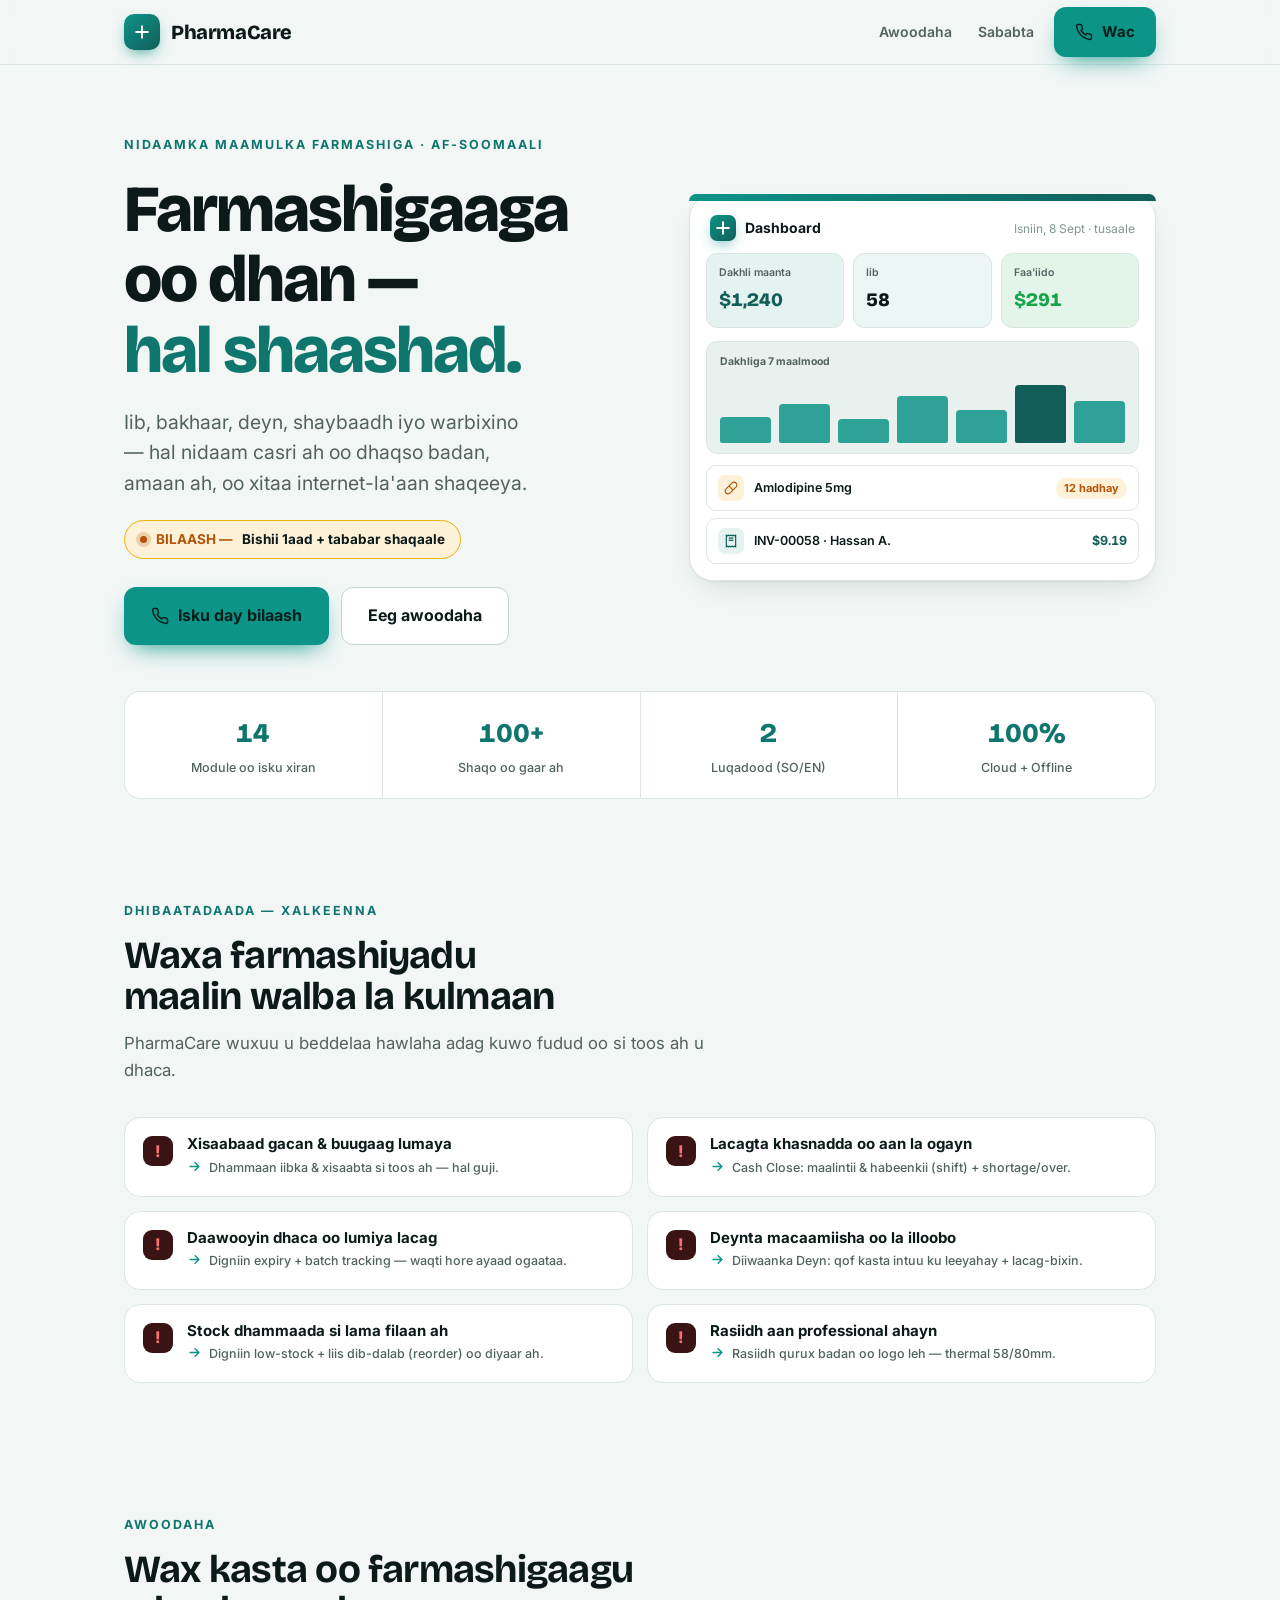
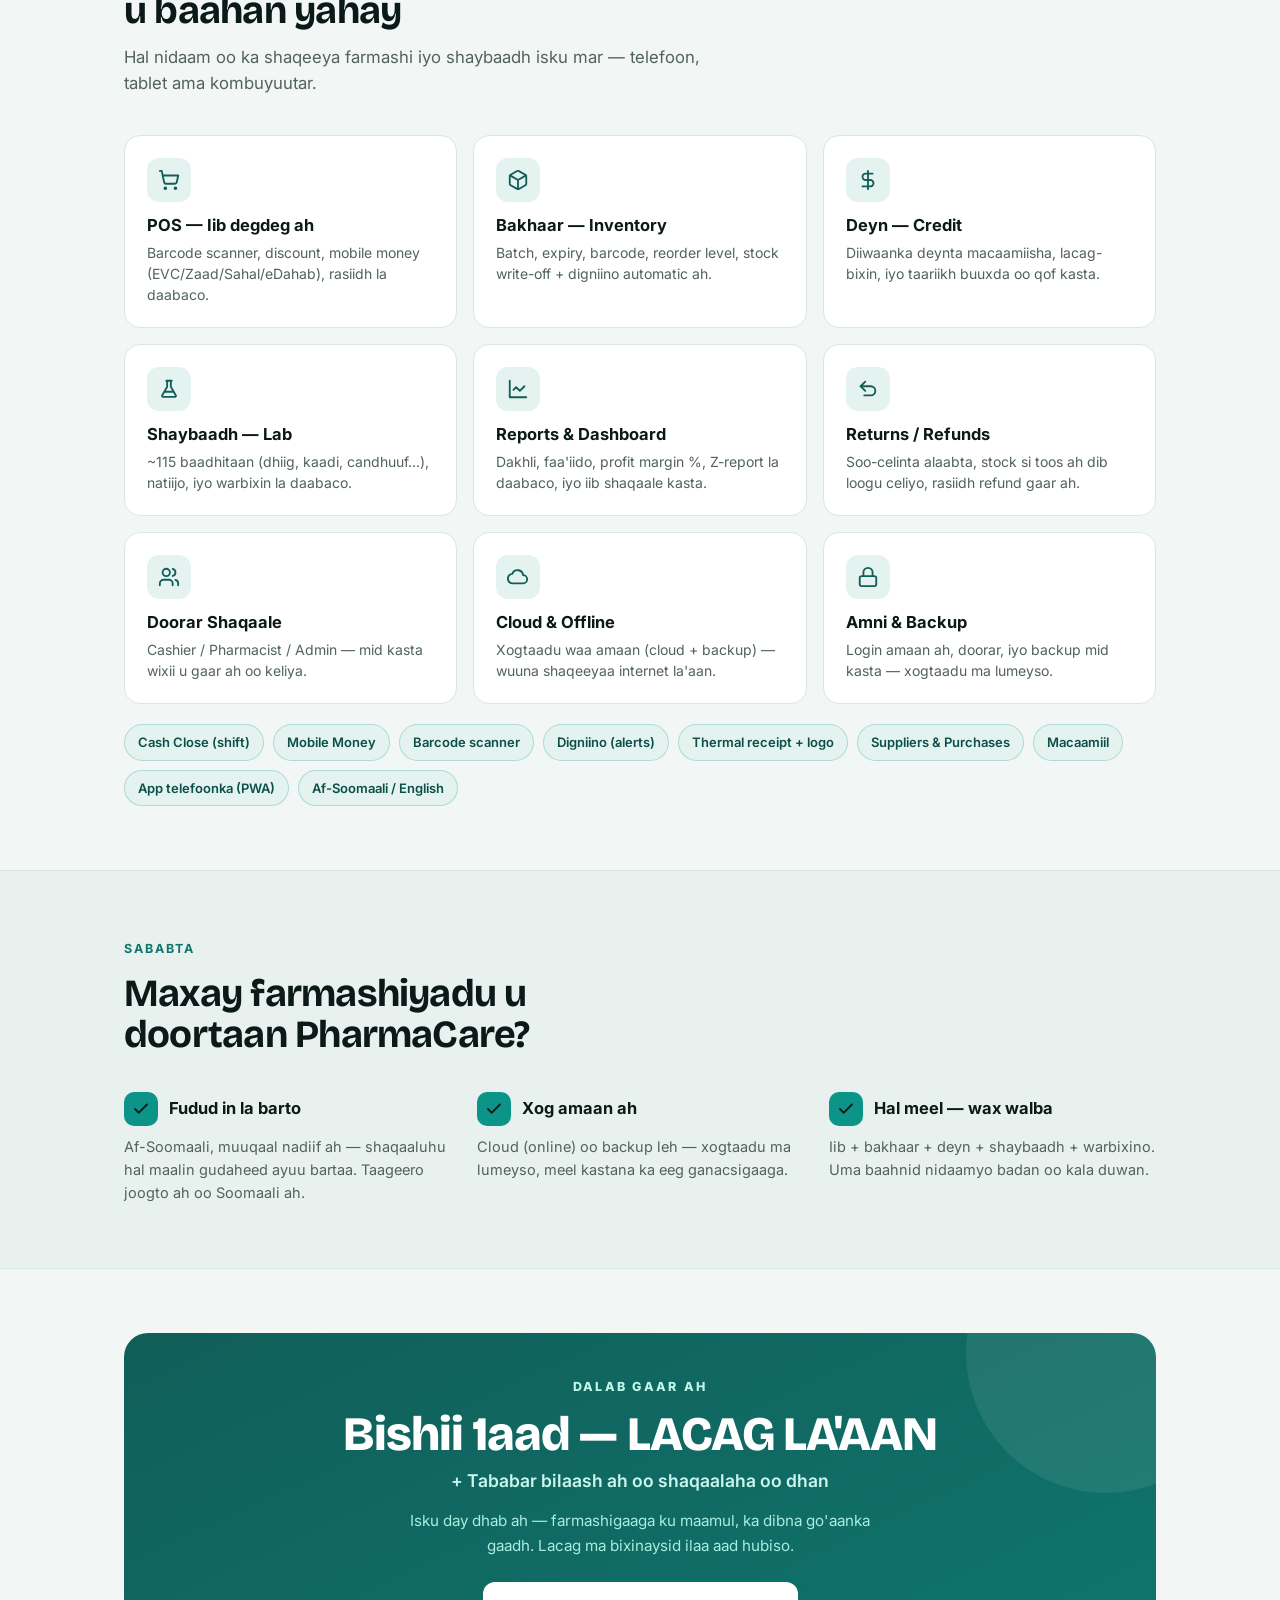
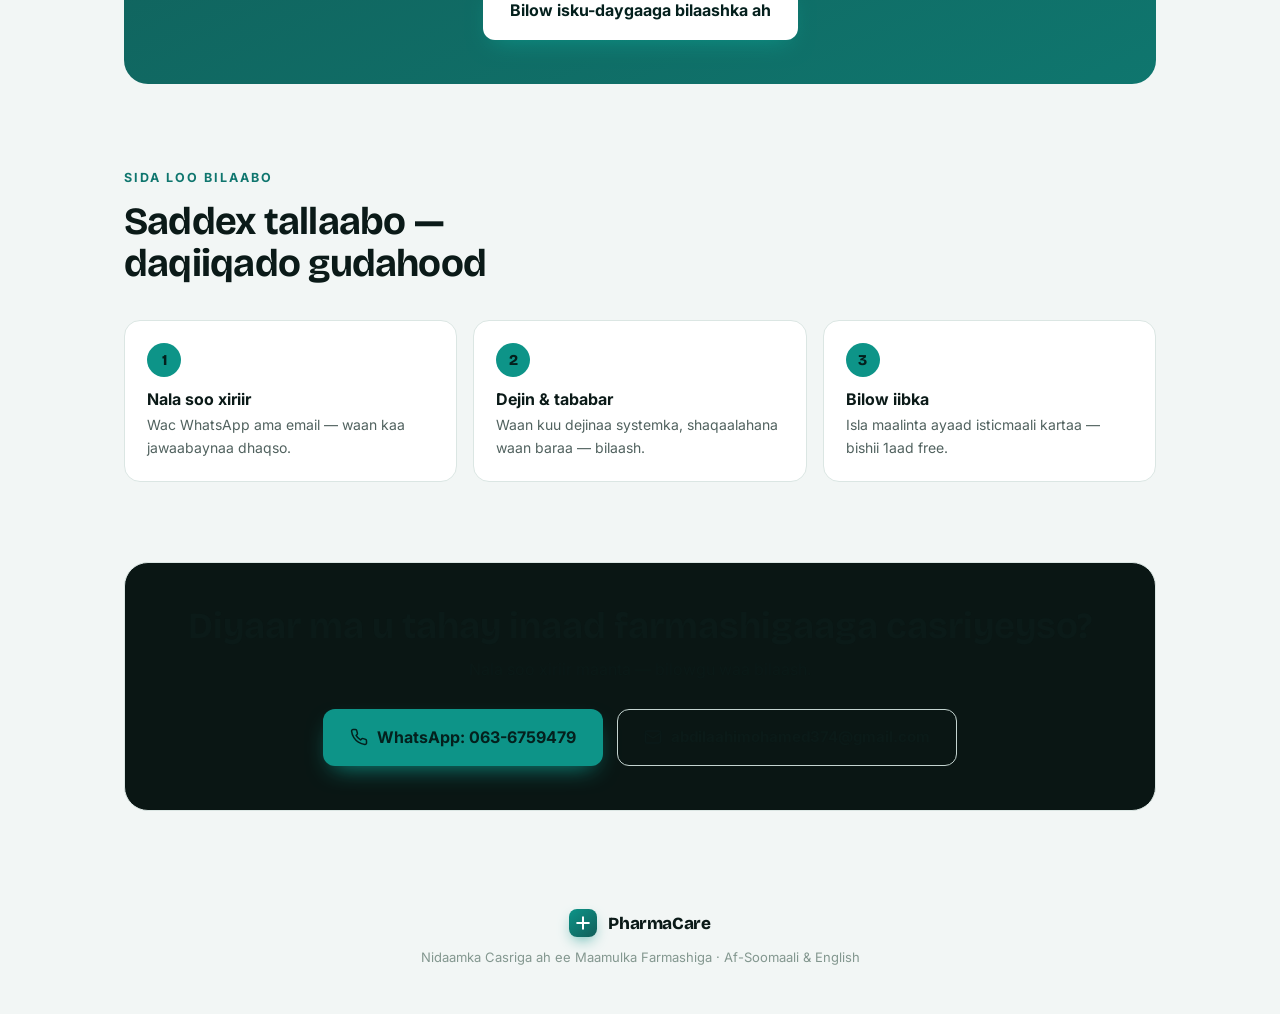
<file: promo/index.html>
<!DOCTYPE html>
<html lang="so">
<head>
<meta charset="utf-8">
<meta name="viewport" content="width=device-width, initial-scale=1">
<meta name="theme-color" content="#0d9488">
<meta name="description" content="PharmaCare — nidaamka casriga ah ee maamulka farmashiga. Iib, bakhaar, deyn, shaybaadh iyo warbixino. Bishii 1aad bilaash + tababar.">
<meta property="og:title" content="PharmaCare — Nidaamka Maamulka Farmashiga">
<meta property="og:description" content="Farmashigaaga oo dhan hal shaashad — bishii 1aad bilaash + tababar shaqaale.">
<meta property="og:type" content="website">
<meta property="og:image" content="https://pharmency-management-system.web.app/assets/icons/icon-512.png">
<meta name="twitter:card" content="summary">
<title>PharmaCare</title>
<link rel="preconnect" href="https://fonts.googleapis.com">
<link rel="preconnect" href="https://fonts.gstatic.com" crossorigin>
<link rel="stylesheet" href="https://fonts.googleapis.com/css2?family=Bricolage+Grotesque:opsz,wght@12..96,500;12..96,600;12..96,700;12..96,800&family=Inter:wght@400;500;600;700&display=swap">
<style>
  :root{
    --bg:#f2f6f5; --surface:#ffffff; --surface-2:#e9f1ef; --raise:#ffffff;
    --ink:#0b1a18; --muted:#51625f; --faint:#83978f;
    --line:#dbe6e3; --line-strong:#c4d4d0;
    --teal:#0d9488; --teal-600:#0f766e; --teal-700:#115e59; --teal-050:#e4f3ef; --teal-ink:#0b4f48;
    --amber:#b45309; --amber-bg:#fdf2d8; --amber-line:#eab308;
    --good:#16a34a;
    --shadow:0 1px 2px rgba(12,40,36,.05), 0 12px 32px -14px rgba(12,40,36,.18);
    --shadow-sm:0 1px 2px rgba(12,40,36,.06);
    --r:16px; --r-sm:11px; --r-lg:24px;
    --disp:'Bricolage Grotesque','Inter',system-ui,sans-serif;
    --body:'Inter',system-ui,-apple-system,'Segoe UI',sans-serif;
  }
  @media (prefers-color-scheme:dark){
    :root:not([data-theme="light"]){
      --bg:#070f0e; --surface:#0f1b19; --surface-2:#132320; --raise:#152622;
      --ink:#e9f2ef; --muted:#9fb3ae; --faint:#6a7f7a;
      --line:#1d2f2b; --line-strong:#294039;
      --teal:#2dd4bf; --teal-600:#22c3ae; --teal-700:#5eead4; --teal-050:#0e2b28; --teal-ink:#a7f3e6;
      --amber:#fbbf24; --amber-bg:#2c2208; --amber-line:#a16207;
      --good:#4ade80;
      --shadow:0 1px 2px rgba(0,0,0,.4), 0 18px 40px -18px rgba(0,0,0,.7);
      --shadow-sm:0 1px 2px rgba(0,0,0,.4);
    }
  }
  :root[data-theme="dark"]{
    --bg:#070f0e; --surface:#0f1b19; --surface-2:#132320; --raise:#152622;
    --ink:#e9f2ef; --muted:#9fb3ae; --faint:#6a7f7a;
    --line:#1d2f2b; --line-strong:#294039;
    --teal:#2dd4bf; --teal-600:#22c3ae; --teal-700:#5eead4; --teal-050:#0e2b28; --teal-ink:#a7f3e6;
    --amber:#fbbf24; --amber-bg:#2c2208; --amber-line:#a16207;
    --good:#4ade80;
    --shadow:0 1px 2px rgba(0,0,0,.4), 0 18px 40px -18px rgba(0,0,0,.7);
    --shadow-sm:0 1px 2px rgba(0,0,0,.4);
  }

  *{box-sizing:border-box}
  body{margin:0;background:var(--bg);color:var(--ink);font-family:var(--body);
    font-size:16px;line-height:1.6;-webkit-font-smoothing:antialiased}
  h1,h2,h3{font-family:var(--disp);font-weight:700;line-height:1.08;text-wrap:balance;margin:0}
  p{margin:0}
  a{color:inherit;text-decoration:none}
  svg{display:block}
  .wrap{max-width:1080px;margin:0 auto;padding:0 24px}
  .eyebrow{font-size:12.5px;font-weight:700;letter-spacing:.16em;text-transform:uppercase;color:var(--teal-600)}
  :focus-visible{outline:2.5px solid var(--teal);outline-offset:3px;border-radius:4px}

  /* ---- top bar ---- */
  .top{position:sticky;top:0;z-index:20;backdrop-filter:blur(12px);
    background:color-mix(in srgb,var(--bg) 82%,transparent);border-bottom:1px solid var(--line)}
  .top .wrap{display:flex;align-items:center;gap:14px;height:64px}
  .brand{display:flex;align-items:center;gap:11px;font-family:var(--disp);font-weight:800;font-size:20px;letter-spacing:-.02em}
  .mark{width:36px;height:36px;border-radius:10px;display:grid;place-items:center;color:#fff;
    background:linear-gradient(140deg,var(--teal),var(--teal-700));box-shadow:0 6px 16px -6px var(--teal)}
  .mark svg{width:20px;height:20px}
  .top .sp{flex:1}
  .top-link{font-size:14px;font-weight:600;color:var(--muted);padding:8px 6px}
  .top-link:hover{color:var(--ink)}
  @media(max-width:720px){.top-link.hide{display:none}}

  .btn{display:inline-flex;align-items:center;gap:9px;font-family:var(--body);font-weight:700;font-size:15px;
    padding:12px 20px;border-radius:12px;border:1px solid transparent;cursor:pointer;transition:transform .12s ease,box-shadow .2s ease,background .2s}
  .btn svg{width:18px;height:18px}
  .btn-primary{background:var(--teal);color:#04201d;box-shadow:0 10px 24px -10px var(--teal)}
  :root[data-theme="dark"] .btn-primary,:root:not([data-theme="light"]) .btn-primary{color:#04201d}
  .btn-primary:hover{transform:translateY(-2px)}
  .btn-ghost{background:var(--surface);color:var(--ink);border-color:var(--line-strong)}
  .btn-ghost:hover{border-color:var(--teal);color:var(--teal-600)}
  .btn-lg{padding:15px 26px;font-size:16px}

  /* ---- hero ---- */
  .hero{padding:66px 0 34px;position:relative;overflow:hidden}
  .hero-grid{display:grid;grid-template-columns:1.05fr .95fr;gap:48px;align-items:center}
  @media(max-width:900px){.hero-grid{grid-template-columns:1fr;gap:36px}}
  .hero h1{font-size:clamp(2.5rem,5.4vw,4.1rem);font-weight:800;letter-spacing:-.03em;margin:18px 0 0}
  .hero h1 .hl{color:var(--teal-600)}
  .lede{font-size:clamp(1.05rem,1.6vw,1.22rem);color:var(--muted);max-width:34ch;margin:20px 0 0;line-height:1.55}
  .hero-cta{display:flex;flex-wrap:wrap;gap:12px;margin-top:28px}
  .offer-chip{display:inline-flex;align-items:center;gap:9px;margin-top:22px;padding:8px 15px;border-radius:999px;
    background:var(--amber-bg);border:1px solid var(--amber-line);color:var(--amber);font-weight:700;font-size:13.5px}
  .offer-chip b{color:var(--ink)}
  .dot{width:7px;height:7px;border-radius:50%;background:var(--amber);box-shadow:0 0 0 4px color-mix(in srgb,var(--amber) 22%,transparent)}

  /* device mockup */
  .device{background:var(--surface);border:1px solid var(--line);border-radius:var(--r-lg);
    box-shadow:var(--shadow);padding:16px;position:relative}
  .device::before{content:"";position:absolute;inset:-1px -1px auto;height:7px;border-radius:var(--r-lg) var(--r-lg) 0 0;
    background:linear-gradient(90deg,var(--teal),var(--teal-700))}
  .dv-head{display:flex;align-items:center;gap:9px;padding:4px 4px 12px}
  .dv-title{font-weight:700;font-size:14px}
  .dv-date{margin-left:auto;font-size:12px;color:var(--faint)}
  .kpis{display:grid;grid-template-columns:repeat(3,1fr);gap:9px}
  .kpi{border-radius:var(--r-sm);padding:11px 12px;border:1px solid var(--line)}
  .kpi.k1{background:var(--teal-050)}
  .kpi.k2{background:color-mix(in srgb,var(--teal) 8%,var(--surface))}
  .kpi.k3{background:color-mix(in srgb,var(--good) 12%,var(--surface))}
  .kpi .kl{font-size:10.5px;color:var(--muted);font-weight:600}
  .kpi .kv{font-family:var(--disp);font-weight:800;font-size:19px;margin-top:3px;font-variant-numeric:tabular-nums}
  .kpi.k1 .kv{color:var(--teal-700)} .kpi.k3 .kv{color:var(--good)}
  .chart{margin-top:13px;border:1px solid var(--line);border-radius:var(--r-sm);padding:12px 13px 10px;background:var(--surface-2)}
  .chart .cl{font-size:10.5px;font-weight:700;color:var(--muted);margin-bottom:9px}
  .bars{display:flex;align-items:flex-end;gap:8px;height:64px}
  .bars i{flex:1;background:var(--teal);border-radius:4px 4px 2px 2px;opacity:.85}
  .bars i.hot{background:var(--teal-700);opacity:1}
  :root[data-theme="dark"] .bars i.hot,:root:not([data-theme="light"]) .bars i.hot{background:var(--teal-700)}
  .rows{margin-top:11px;display:flex;flex-direction:column;gap:7px}
  .row{display:flex;align-items:center;gap:10px;padding:9px 11px;border:1px solid var(--line);border-radius:10px;background:var(--surface);font-size:12.5px}
  .row .ri{width:26px;height:26px;border-radius:7px;display:grid;place-items:center;flex:none}
  .row .ri svg{width:14px;height:14px}
  .ri.amber{background:var(--amber-bg);color:var(--amber)}
  .ri.teal{background:var(--teal-050);color:var(--teal-700)}
  .row .rn{font-weight:600}
  .row .rs{margin-left:auto;font-weight:700;color:var(--teal-700);font-variant-numeric:tabular-nums}
  .row .pill{margin-left:auto;font-size:11px;font-weight:700;color:var(--amber);background:var(--amber-bg);padding:2px 8px;border-radius:999px}

  /* ---- stat strip ---- */
  .stats{display:grid;grid-template-columns:repeat(4,1fr);gap:1px;background:var(--line);
    border:1px solid var(--line);border-radius:var(--r);overflow:hidden;margin-top:46px}
  @media(max-width:640px){.stats{grid-template-columns:repeat(2,1fr)}}
  .stat{background:var(--surface);padding:20px 18px;text-align:center}
  .stat .n{font-family:var(--disp);font-weight:800;font-size:27px;color:var(--teal-600);font-variant-numeric:tabular-nums}
  .stat .t{font-size:12.5px;color:var(--muted);margin-top:3px;font-weight:500}

  /* ---- sections ---- */
  section{padding:64px 0}
  .sec-head{max-width:60ch}
  .sec-head h2{font-size:clamp(1.7rem,3.4vw,2.4rem);font-weight:700;letter-spacing:-.02em;margin-top:12px}
  .sec-head p{color:var(--muted);margin-top:12px;font-size:1.05rem}

  /* problems */
  .plist{display:grid;grid-template-columns:1fr 1fr;gap:14px;margin-top:34px}
  @media(max-width:760px){.plist{grid-template-columns:1fr}}
  .prob{display:flex;gap:14px;padding:18px;border:1px solid var(--line);border-radius:var(--r);background:var(--surface)}
  .prob .x{width:30px;height:30px;border-radius:9px;flex:none;display:grid;place-items:center;font-weight:800;
    background:color-mix(in srgb,#dc2626 14%,var(--surface));color:#dc2626}
  :root[data-theme="dark"] .prob .x,:root:not([data-theme="light"]) .prob .x{background:#3a1414;color:#f87171}
  .prob h3{font-family:var(--body);font-size:15px;font-weight:700}
  .prob .arrow{font-size:12.5px;color:var(--teal-600);font-weight:700;margin-top:5px;display:flex;gap:7px;align-items:flex-start}
  .prob .arrow svg{width:15px;height:15px;flex:none;margin-top:1px;color:var(--teal)}
  .prob .arrow span{color:var(--muted);font-weight:500}

  /* capabilities */
  .cap-grid{display:grid;grid-template-columns:repeat(3,1fr);gap:16px;margin-top:38px}
  @media(max-width:860px){.cap-grid{grid-template-columns:repeat(2,1fr)}}
  @media(max-width:560px){.cap-grid{grid-template-columns:1fr}}
  .cap{padding:22px;border:1px solid var(--line);border-radius:var(--r);background:var(--surface);
    transition:transform .14s ease,border-color .2s,box-shadow .2s}
  .cap:hover{transform:translateY(-3px);border-color:var(--teal);box-shadow:var(--shadow)}
  .cap .ic{width:44px;height:44px;border-radius:12px;display:grid;place-items:center;margin-bottom:15px;
    background:var(--teal-050);color:var(--teal-700)}
  .cap .ic svg{width:22px;height:22px}
  .cap h3{font-family:var(--body);font-size:16.5px;font-weight:700}
  .cap p{color:var(--muted);font-size:14px;margin-top:7px;line-height:1.5}
  .extras{margin-top:20px;display:flex;flex-wrap:wrap;gap:9px}
  .tag{font-size:13px;font-weight:600;color:var(--teal-ink);background:var(--teal-050);
    border:1px solid color-mix(in srgb,var(--teal) 25%,transparent);padding:7px 13px;border-radius:999px}

  /* why */
  .why{background:var(--surface-2);border-top:1px solid var(--line);border-bottom:1px solid var(--line)}
  .why-grid{display:grid;grid-template-columns:repeat(3,1fr);gap:26px;margin-top:36px}
  @media(max-width:760px){.why-grid{grid-template-columns:1fr;gap:20px}}
  .why-item{display:flex;flex-direction:column;gap:9px}
  .why-item .wn{display:flex;align-items:center;gap:11px}
  .why-item .wn .c{width:34px;height:34px;border-radius:10px;display:grid;place-items:center;flex:none;
    background:var(--teal);color:#04201d}
  .why-item .wn .c svg{width:18px;height:18px}
  .why-item h3{font-family:var(--body);font-size:16.5px;font-weight:700}
  .why-item p{color:var(--muted);font-size:14.5px}

  /* offer band */
  .offer{background:linear-gradient(155deg,var(--teal-700),var(--teal-600));color:#eafff9;border-radius:var(--r-lg);
    padding:44px;position:relative;overflow:hidden;text-align:center}
  .offer::after{content:"";position:absolute;width:280px;height:280px;border-radius:50%;right:-90px;top:-120px;
    background:rgba(255,255,255,.08)}
  .offer .rib{font-size:12.5px;font-weight:800;letter-spacing:.18em;text-transform:uppercase;color:#bff6ea}
  .offer h2{color:#fff;font-size:clamp(2rem,4.6vw,3rem);font-weight:800;margin:12px 0 6px;letter-spacing:-.02em}
  .offer .sub{color:#c9f7ee;font-size:1.1rem;font-weight:600}
  .offer .note{color:#a7ede0;font-size:.95rem;margin:14px auto 24px;max-width:46ch}
  .offer .btn-primary{background:#ffffff;color:var(--teal-700)}

  /* steps */
  .steps{display:grid;grid-template-columns:repeat(3,1fr);gap:16px;margin-top:36px}
  @media(max-width:760px){.steps{grid-template-columns:1fr}}
  .step{padding:22px;border:1px solid var(--line);border-radius:var(--r);background:var(--surface);position:relative}
  .step .no{font-family:var(--disp);font-weight:800;font-size:15px;width:34px;height:34px;border-radius:50%;
    display:grid;place-items:center;background:var(--teal);color:#04201d;margin-bottom:14px}
  .step h3{font-family:var(--body);font-size:16px;font-weight:700}
  .step p{color:var(--muted);font-size:14px;margin-top:6px}

  /* contact */
  .contact{background:var(--ink);border-radius:var(--r-lg);padding:44px;text-align:center;color:var(--bg)}
  :root:not([data-theme="light"]) .contact,:root[data-theme="dark"] .contact{background:#0a1614;color:var(--ink);border:1px solid var(--line)}
  .contact h2{color:inherit;font-size:clamp(1.6rem,3.4vw,2.3rem);font-weight:700}
  .contact p{opacity:.8;margin-top:10px}
  .contact-row{display:flex;flex-wrap:wrap;gap:14px;justify-content:center;margin-top:26px}
  .contact .btn-ghost{background:transparent;color:var(--bg);border-color:rgba(255,255,255,.28)}
  :root:not([data-theme="light"]) .contact .btn-ghost,:root[data-theme="dark"] .contact .btn-ghost{color:var(--ink);border-color:var(--line-strong)}
  .contact .btn-ghost:hover{border-color:var(--teal);color:var(--teal-700)}

  footer{padding:34px 0 46px;text-align:center;color:var(--faint);font-size:13px}
  footer .brand{justify-content:center;margin-bottom:10px;font-size:17px}

  @media (prefers-reduced-motion:reduce){*{animation:none!important;transition:none!important}}
</style>
</head>
<body>
<header class="top">
  <div class="wrap">
    <div class="brand">
      <span class="mark" aria-hidden="true"><svg viewBox="0 0 24 24" fill="none" stroke="currentColor" stroke-width="2.2" stroke-linecap="round" stroke-linejoin="round"><path d="M5 12h14M12 5v14"/></svg></span>
      PharmaCare
    </div>
    <span class="sp"></span>
    <a class="top-link hide" href="#awood">Awoodaha</a>
    <a class="top-link hide" href="#sababta">Sababta</a>
    <a class="btn btn-primary" href="https://wa.me/252636759479" aria-label="La xiriir WhatsApp">
      <svg viewBox="0 0 24 24" fill="none" stroke="currentColor" stroke-width="2" stroke-linecap="round" stroke-linejoin="round"><path d="M22 16.92v3a2 2 0 0 1-2.18 2 19.79 19.79 0 0 1-8.63-3.07 19.5 19.5 0 0 1-6-6 19.79 19.79 0 0 1-3.07-8.67A2 2 0 0 1 4.11 2h3a2 2 0 0 1 2 1.72c.13.96.36 1.9.7 2.81a2 2 0 0 1-.45 2.11L8.09 9.91a16 16 0 0 0 6 6l1.27-1.27a2 2 0 0 1 2.11-.45c.91.34 1.85.57 2.81.7A2 2 0 0 1 22 16.92Z"/></svg>
      Wac
    </a>
  </div>
</header>

<!-- HERO -->
<section class="hero">
  <div class="wrap hero-grid">
    <div>
      <span class="eyebrow">Nidaamka Maamulka Farmashiga · Af-Soomaali</span>
      <h1>Farmashigaaga oo dhan — <span class="hl">hal shaashad.</span></h1>
      <p class="lede">Iib, bakhaar, deyn, shaybaadh iyo warbixino — hal nidaam casri ah oo dhaqso badan, amaan ah, oo xitaa internet-la'aan shaqeeya.</p>
      <div class="offer-chip"><span class="dot"></span> BILAASH — <b>Bishii 1aad + tababar shaqaale</b></div>
      <div class="hero-cta">
        <a class="btn btn-primary btn-lg" href="https://wa.me/252636759479">
          <svg viewBox="0 0 24 24" fill="none" stroke="currentColor" stroke-width="2" stroke-linecap="round" stroke-linejoin="round"><path d="M22 16.92v3a2 2 0 0 1-2.18 2 19.79 19.79 0 0 1-8.63-3.07 19.5 19.5 0 0 1-6-6 19.79 19.79 0 0 1-3.07-8.67A2 2 0 0 1 4.11 2h3a2 2 0 0 1 2 1.72c.13.96.36 1.9.7 2.81a2 2 0 0 1-.45 2.11L8.09 9.91a16 16 0 0 0 6 6l1.27-1.27a2 2 0 0 1 2.11-.45c.91.34 1.85.57 2.81.7A2 2 0 0 1 22 16.92Z"/></svg>
          Isku day bilaash
        </a>
        <a class="btn btn-ghost btn-lg" href="#awood">Eeg awoodaha</a>
      </div>
    </div>

    <!-- product mockup -->
    <div class="device" role="img" aria-label="Muuqaal dashboard-ka PharmaCare oo tusaale ah">
      <div class="dv-head">
        <span class="mark" style="width:26px;height:26px;border-radius:7px" aria-hidden="true"><svg viewBox="0 0 24 24" fill="none" stroke="currentColor" stroke-width="2.4" stroke-linecap="round"><path d="M5 12h14M12 5v14"/></svg></span>
        <span class="dv-title">Dashboard</span>
        <span class="dv-date">Isniin, 8 Sept · tusaale</span>
      </div>
      <div class="kpis">
        <div class="kpi k1"><div class="kl">Dakhli maanta</div><div class="kv">$1,240</div></div>
        <div class="kpi k2"><div class="kl">Iib</div><div class="kv">58</div></div>
        <div class="kpi k3"><div class="kl">Faa'iido</div><div class="kv">$291</div></div>
      </div>
      <div class="chart">
        <div class="cl">Dakhliga 7 maalmood</div>
        <div class="bars"><i style="height:42%"></i><i style="height:62%"></i><i style="height:38%"></i><i style="height:74%"></i><i style="height:52%"></i><i class="hot" style="height:92%"></i><i style="height:66%"></i></div>
      </div>
      <div class="rows">
        <div class="row"><span class="ri amber" aria-hidden="true"><svg viewBox="0 0 24 24" fill="none" stroke="currentColor" stroke-width="2"><path d="m10.5 20.5 10-10a4.95 4.95 0 1 0-7-7l-10 10a4.95 4.95 0 1 0 7 7Z"/><path d="m8.5 8.5 7 7"/></svg></span><span class="rn">Amlodipine 5mg</span><span class="pill">12 hadhay</span></div>
        <div class="row"><span class="ri teal" aria-hidden="true"><svg viewBox="0 0 24 24" fill="none" stroke="currentColor" stroke-width="2"><path d="M4 2v20l2-1 2 1 2-1 2 1 2-1 2 1 2-1 2 1V2l-2 1-2-1-2 1-2-1-2 1-2-1-2 1Z"/><path d="M8 7h8M8 11h8"/></svg></span><span class="rn">INV-00058 · Hassan A.</span><span class="rs">$9.19</span></div>
      </div>
    </div>
  </div>

  <div class="wrap">
    <div class="stats">
      <div class="stat"><div class="n">14</div><div class="t">Module oo isku xiran</div></div>
      <div class="stat"><div class="n">100+</div><div class="t">Shaqo oo gaar ah</div></div>
      <div class="stat"><div class="n">2</div><div class="t">Luqadood (SO/EN)</div></div>
      <div class="stat"><div class="n">100%</div><div class="t">Cloud + Offline</div></div>
    </div>
  </div>
</section>

<!-- PROBLEMS -->
<section id="dhib">
  <div class="wrap">
    <div class="sec-head">
      <span class="eyebrow">Dhibaatadaada — xalkeenna</span>
      <h2>Waxa farmashiyadu maalin walba la kulmaan</h2>
      <p>PharmaCare wuxuu u beddelaa hawlaha adag kuwo fudud oo si toos ah u dhaca.</p>
    </div>
    <div class="plist">
      <div class="prob"><span class="x" aria-hidden="true">!</span><div><h3>Xisaabaad gacan & buugaag lumaya</h3><div class="arrow"><svg viewBox="0 0 24 24" fill="none" stroke="currentColor" stroke-width="2.4" stroke-linecap="round" stroke-linejoin="round"><path d="M5 12h14M13 6l6 6-6 6"/></svg><span>Dhammaan iibka & xisaabta si toos ah — hal guji.</span></div></div></div>
      <div class="prob"><span class="x" aria-hidden="true">!</span><div><h3>Lacagta khasnadda oo aan la ogayn</h3><div class="arrow"><svg viewBox="0 0 24 24" fill="none" stroke="currentColor" stroke-width="2.4" stroke-linecap="round" stroke-linejoin="round"><path d="M5 12h14M13 6l6 6-6 6"/></svg><span>Cash Close: maalintii & habeenkii (shift) + shortage/over.</span></div></div></div>
      <div class="prob"><span class="x" aria-hidden="true">!</span><div><h3>Daawooyin dhaca oo lumiya lacag</h3><div class="arrow"><svg viewBox="0 0 24 24" fill="none" stroke="currentColor" stroke-width="2.4" stroke-linecap="round" stroke-linejoin="round"><path d="M5 12h14M13 6l6 6-6 6"/></svg><span>Digniin expiry + batch tracking — waqti hore ayaad ogaataa.</span></div></div></div>
      <div class="prob"><span class="x" aria-hidden="true">!</span><div><h3>Deynta macaamiisha oo la illoobo</h3><div class="arrow"><svg viewBox="0 0 24 24" fill="none" stroke="currentColor" stroke-width="2.4" stroke-linecap="round" stroke-linejoin="round"><path d="M5 12h14M13 6l6 6-6 6"/></svg><span>Diiwaanka Deyn: qof kasta intuu ku leeyahay + lacag-bixin.</span></div></div></div>
      <div class="prob"><span class="x" aria-hidden="true">!</span><div><h3>Stock dhammaada si lama filaan ah</h3><div class="arrow"><svg viewBox="0 0 24 24" fill="none" stroke="currentColor" stroke-width="2.4" stroke-linecap="round" stroke-linejoin="round"><path d="M5 12h14M13 6l6 6-6 6"/></svg><span>Digniin low-stock + liis dib-dalab (reorder) oo diyaar ah.</span></div></div></div>
      <div class="prob"><span class="x" aria-hidden="true">!</span><div><h3>Rasiidh aan professional ahayn</h3><div class="arrow"><svg viewBox="0 0 24 24" fill="none" stroke="currentColor" stroke-width="2.4" stroke-linecap="round" stroke-linejoin="round"><path d="M5 12h14M13 6l6 6-6 6"/></svg><span>Rasiidh qurux badan oo logo leh — thermal 58/80mm.</span></div></div></div>
    </div>
  </div>
</section>

<!-- CAPABILITIES -->
<section id="awood">
  <div class="wrap">
    <div class="sec-head">
      <span class="eyebrow">Awoodaha</span>
      <h2>Wax kasta oo farmashigaagu u baahan yahay</h2>
      <p>Hal nidaam oo ka shaqeeya farmashi iyo shaybaadh isku mar — telefoon, tablet ama kombuyuutar.</p>
    </div>
    <div class="cap-grid">
      <div class="cap"><div class="ic" aria-hidden="true"><svg viewBox="0 0 24 24" fill="none" stroke="currentColor" stroke-width="2" stroke-linecap="round" stroke-linejoin="round"><circle cx="8" cy="21" r="1"/><circle cx="19" cy="21" r="1"/><path d="M2.05 2.05h2l2.66 12.42a2 2 0 0 0 2 1.58h9.78a2 2 0 0 0 1.95-1.57l1.65-7.43H5.12"/></svg></div><h3>POS — Iib degdeg ah</h3><p>Barcode scanner, discount, mobile money (EVC/Zaad/Sahal/eDahab), rasiidh la daabaco.</p></div>
      <div class="cap"><div class="ic" aria-hidden="true"><svg viewBox="0 0 24 24" fill="none" stroke="currentColor" stroke-width="2" stroke-linecap="round" stroke-linejoin="round"><path d="M21 16V8a2 2 0 0 0-1-1.73l-7-4a2 2 0 0 0-2 0l-7 4A2 2 0 0 0 3 8v8a2 2 0 0 0 1 1.73l7 4a2 2 0 0 0 2 0l7-4A2 2 0 0 0 21 16Z"/><path d="m3.3 7 8.7 5 8.7-5M12 22V12"/></svg></div><h3>Bakhaar — Inventory</h3><p>Batch, expiry, barcode, reorder level, stock write-off + digniino automatic ah.</p></div>
      <div class="cap"><div class="ic" aria-hidden="true"><svg viewBox="0 0 24 24" fill="none" stroke="currentColor" stroke-width="2" stroke-linecap="round" stroke-linejoin="round"><path d="M12 2v20M17 5H9.5a3.5 3.5 0 0 0 0 7h5a3.5 3.5 0 0 1 0 7H6"/></svg></div><h3>Deyn — Credit</h3><p>Diiwaanka deynta macaamiisha, lacag-bixin, iyo taariikh buuxda oo qof kasta.</p></div>
      <div class="cap"><div class="ic" aria-hidden="true"><svg viewBox="0 0 24 24" fill="none" stroke="currentColor" stroke-width="2" stroke-linecap="round" stroke-linejoin="round"><path d="M9 3h6M10 3v6.5L4.5 19a1 1 0 0 0 .9 1.5h13.2a1 1 0 0 0 .9-1.5L14 9.5V3"/><path d="M7.5 15h9"/></svg></div><h3>Shaybaadh — Lab</h3><p>~115 baadhitaan (dhiig, kaadi, candhuuf…), natiijo, iyo warbixin la daabaco.</p></div>
      <div class="cap"><div class="ic" aria-hidden="true"><svg viewBox="0 0 24 24" fill="none" stroke="currentColor" stroke-width="2" stroke-linecap="round" stroke-linejoin="round"><path d="M3 3v18h18"/><path d="m19 9-5 5-4-4-3 3"/></svg></div><h3>Reports & Dashboard</h3><p>Dakhli, faa'iido, profit margin %, Z-report la daabaco, iyo iib shaqaale kasta.</p></div>
      <div class="cap"><div class="ic" aria-hidden="true"><svg viewBox="0 0 24 24" fill="none" stroke="currentColor" stroke-width="2" stroke-linecap="round" stroke-linejoin="round"><path d="M9 14 4 9l5-5"/><path d="M4 9h11a5 5 0 0 1 5 5 5 5 0 0 1-5 5H8"/></svg></div><h3>Returns / Refunds</h3><p>Soo-celinta alaabta, stock si toos ah dib loogu celiyo, rasiidh refund gaar ah.</p></div>
      <div class="cap"><div class="ic" aria-hidden="true"><svg viewBox="0 0 24 24" fill="none" stroke="currentColor" stroke-width="2" stroke-linecap="round" stroke-linejoin="round"><path d="M16 21v-2a4 4 0 0 0-4-4H6a4 4 0 0 0-4 4v2"/><circle cx="9" cy="7" r="4"/><path d="M22 21v-2a4 4 0 0 0-3-3.87M16 3.13a4 4 0 0 1 0 7.75"/></svg></div><h3>Doorar Shaqaale</h3><p>Cashier / Pharmacist / Admin — mid kasta wixii u gaar ah oo keliya.</p></div>
      <div class="cap"><div class="ic" aria-hidden="true"><svg viewBox="0 0 24 24" fill="none" stroke="currentColor" stroke-width="2" stroke-linecap="round" stroke-linejoin="round"><path d="M17.5 19a4.5 4.5 0 0 0 0-9 6 6 0 0 0-11.6-1.5A4.5 4.5 0 0 0 6.5 19Z"/></svg></div><h3>Cloud & Offline</h3><p>Xogtaadu waa amaan (cloud + backup) — wuuna shaqeeyaa internet la'aan.</p></div>
      <div class="cap"><div class="ic" aria-hidden="true"><svg viewBox="0 0 24 24" fill="none" stroke="currentColor" stroke-width="2" stroke-linecap="round" stroke-linejoin="round"><rect width="18" height="11" x="3" y="11" rx="2"/><path d="M7 11V7a5 5 0 0 1 10 0v4"/></svg></div><h3>Amni & Backup</h3><p>Login amaan ah, doorar, iyo backup mid kasta — xogtaadu ma lumeyso.</p></div>
    </div>
    <div class="extras">
      <span class="tag">Cash Close (shift)</span>
      <span class="tag">Mobile Money</span>
      <span class="tag">Barcode scanner</span>
      <span class="tag">Digniino (alerts)</span>
      <span class="tag">Thermal receipt + logo</span>
      <span class="tag">Suppliers & Purchases</span>
      <span class="tag">Macaamiil</span>
      <span class="tag">App telefoonka (PWA)</span>
      <span class="tag">Af-Soomaali / English</span>
    </div>
  </div>
</section>

<!-- WHY -->
<section id="sababta" class="why">
  <div class="wrap">
    <div class="sec-head">
      <span class="eyebrow">Sababta</span>
      <h2>Maxay farmashiyadu u doortaan PharmaCare?</h2>
    </div>
    <div class="why-grid">
      <div class="why-item"><div class="wn"><span class="c" aria-hidden="true"><svg viewBox="0 0 24 24" fill="none" stroke="currentColor" stroke-width="2.4" stroke-linecap="round" stroke-linejoin="round"><path d="M20 6 9 17l-5-5"/></svg></span><h3>Fudud in la barto</h3></div><p>Af-Soomaali, muuqaal nadiif ah — shaqaaluhu hal maalin gudaheed ayuu bartaa. Taageero joogto ah oo Soomaali ah.</p></div>
      <div class="why-item"><div class="wn"><span class="c" aria-hidden="true"><svg viewBox="0 0 24 24" fill="none" stroke="currentColor" stroke-width="2.4" stroke-linecap="round" stroke-linejoin="round"><path d="M20 6 9 17l-5-5"/></svg></span><h3>Xog amaan ah</h3></div><p>Cloud (online) oo backup leh — xogtaadu ma lumeyso, meel kastana ka eeg ganacsigaaga.</p></div>
      <div class="why-item"><div class="wn"><span class="c" aria-hidden="true"><svg viewBox="0 0 24 24" fill="none" stroke="currentColor" stroke-width="2.4" stroke-linecap="round" stroke-linejoin="round"><path d="M20 6 9 17l-5-5"/></svg></span><h3>Hal meel — wax walba</h3></div><p>Iib + bakhaar + deyn + shaybaadh + warbixino. Uma baahnid nidaamyo badan oo kala duwan.</p></div>
    </div>
  </div>
</section>

<!-- OFFER -->
<section>
  <div class="wrap">
    <div class="offer">
      <div class="rib">Dalab gaar ah</div>
      <h2>Bishii 1aad — LACAG LA'AAN</h2>
      <div class="sub">+ Tababar bilaash ah oo shaqaalaha oo dhan</div>
      <p class="note">Isku day dhab ah — farmashigaaga ku maamul, ka dibna go'aanka gaadh. Lacag ma bixinaysid ilaa aad hubiso.</p>
      <a class="btn btn-primary btn-lg" href="https://wa.me/252636759479">Bilow isku-daygaaga bilaashka ah</a>
    </div>
  </div>
</section>

<!-- STEPS -->
<section style="padding-top:16px">
  <div class="wrap">
    <div class="sec-head"><span class="eyebrow">Sida loo bilaabo</span><h2>Saddex tallaabo — daqiiqado gudahood</h2></div>
    <div class="steps">
      <div class="step"><div class="no">1</div><h3>Nala soo xiriir</h3><p>Wac WhatsApp ama email — waan kaa jawaabaynaa dhaqso.</p></div>
      <div class="step"><div class="no">2</div><h3>Dejin & tababar</h3><p>Waan kuu dejinaa systemka, shaqaalahana waan baraa — bilaash.</p></div>
      <div class="step"><div class="no">3</div><h3>Bilow iibka</h3><p>Isla maalinta ayaad isticmaali kartaa — bishii 1aad free.</p></div>
    </div>
  </div>
</section>

<!-- CONTACT -->
<section style="padding-top:16px">
  <div class="wrap">
    <div class="contact">
      <h2>Diyaar ma u tahay inaad farmashigaaga casriyeyso?</h2>
      <p>Nala soo xiriir maanta — bilowgu waa bilaash.</p>
      <div class="contact-row">
        <a class="btn btn-primary btn-lg" href="https://wa.me/252636759479">
          <svg viewBox="0 0 24 24" fill="none" stroke="currentColor" stroke-width="2" stroke-linecap="round" stroke-linejoin="round"><path d="M22 16.92v3a2 2 0 0 1-2.18 2 19.79 19.79 0 0 1-8.63-3.07 19.5 19.5 0 0 1-6-6 19.79 19.79 0 0 1-3.07-8.67A2 2 0 0 1 4.11 2h3a2 2 0 0 1 2 1.72c.13.96.36 1.9.7 2.81a2 2 0 0 1-.45 2.11L8.09 9.91a16 16 0 0 0 6 6l1.27-1.27a2 2 0 0 1 2.11-.45c.91.34 1.85.57 2.81.7A2 2 0 0 1 22 16.92Z"/></svg>
          WhatsApp: 063-6759479
        </a>
        <a class="btn btn-ghost btn-lg" href="mailto:abdilaahimohamed374@gmail.com" style="max-width:100%;font-size:15px" aria-label="Email: abdilaahimohamed374@gmail.com">
          <svg viewBox="0 0 24 24" fill="none" stroke="currentColor" stroke-width="2" stroke-linecap="round" stroke-linejoin="round"><rect width="20" height="16" x="2" y="4" rx="2"/><path d="m22 7-8.97 5.7a1.94 1.94 0 0 1-2.06 0L2 7"/></svg>
          <span style="min-width:0;overflow-wrap:anywhere">abdilaahimohamed374@gmail.com</span>
        </a>
      </div>
    </div>
  </div>
</section>

<footer>
  <div class="brand" style="color:var(--ink)"><span class="mark" style="width:28px;height:28px;border-radius:8px" aria-hidden="true"><svg viewBox="0 0 24 24" fill="none" stroke="currentColor" stroke-width="2.4" stroke-linecap="round"><path d="M5 12h14M12 5v14"/></svg></span> PharmaCare</div>
  Nidaamka Casriga ah ee Maamulka Farmashiga · Af-Soomaali & English
</footer>
</body>
</html>
</file>
